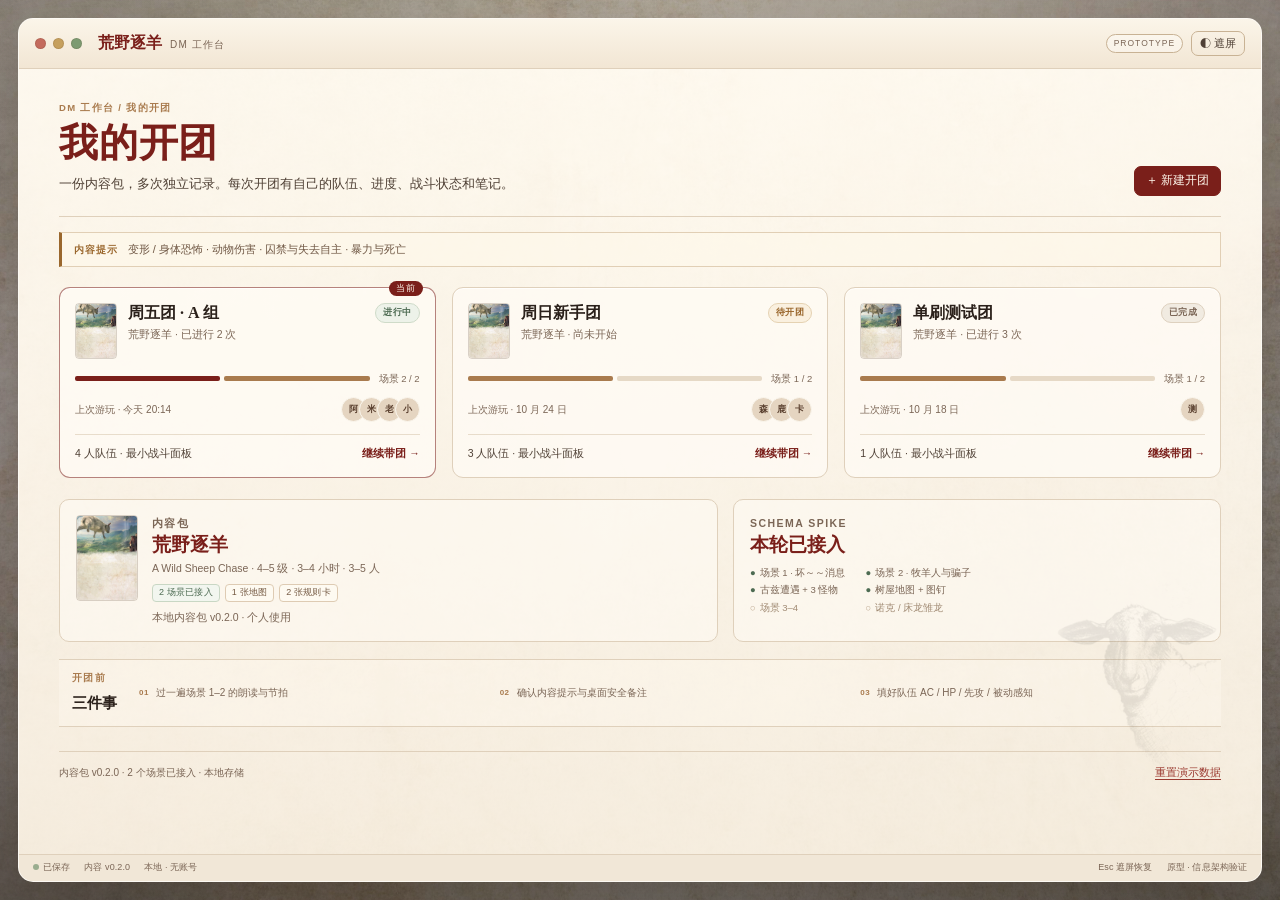
<file: prototype/index.html>
<!DOCTYPE html>
<html lang="zh-CN">
<head>
  <meta charset="utf-8">
  <meta name="viewport" content="width=device-width, initial-scale=1">
  <title>荒野逐羊 · DM 工作台原型</title>
  <link rel="stylesheet" href="styles.css">
</head>
<body>
  <div id="app" class="app-window" aria-label="荒野逐羊 DM 工作台原型"></div>
  <div id="overlay-root"></div>
  <div id="toast" class="toast" role="status"></div>
  <script src="app.js"></script>
</body>
</html>
</file>
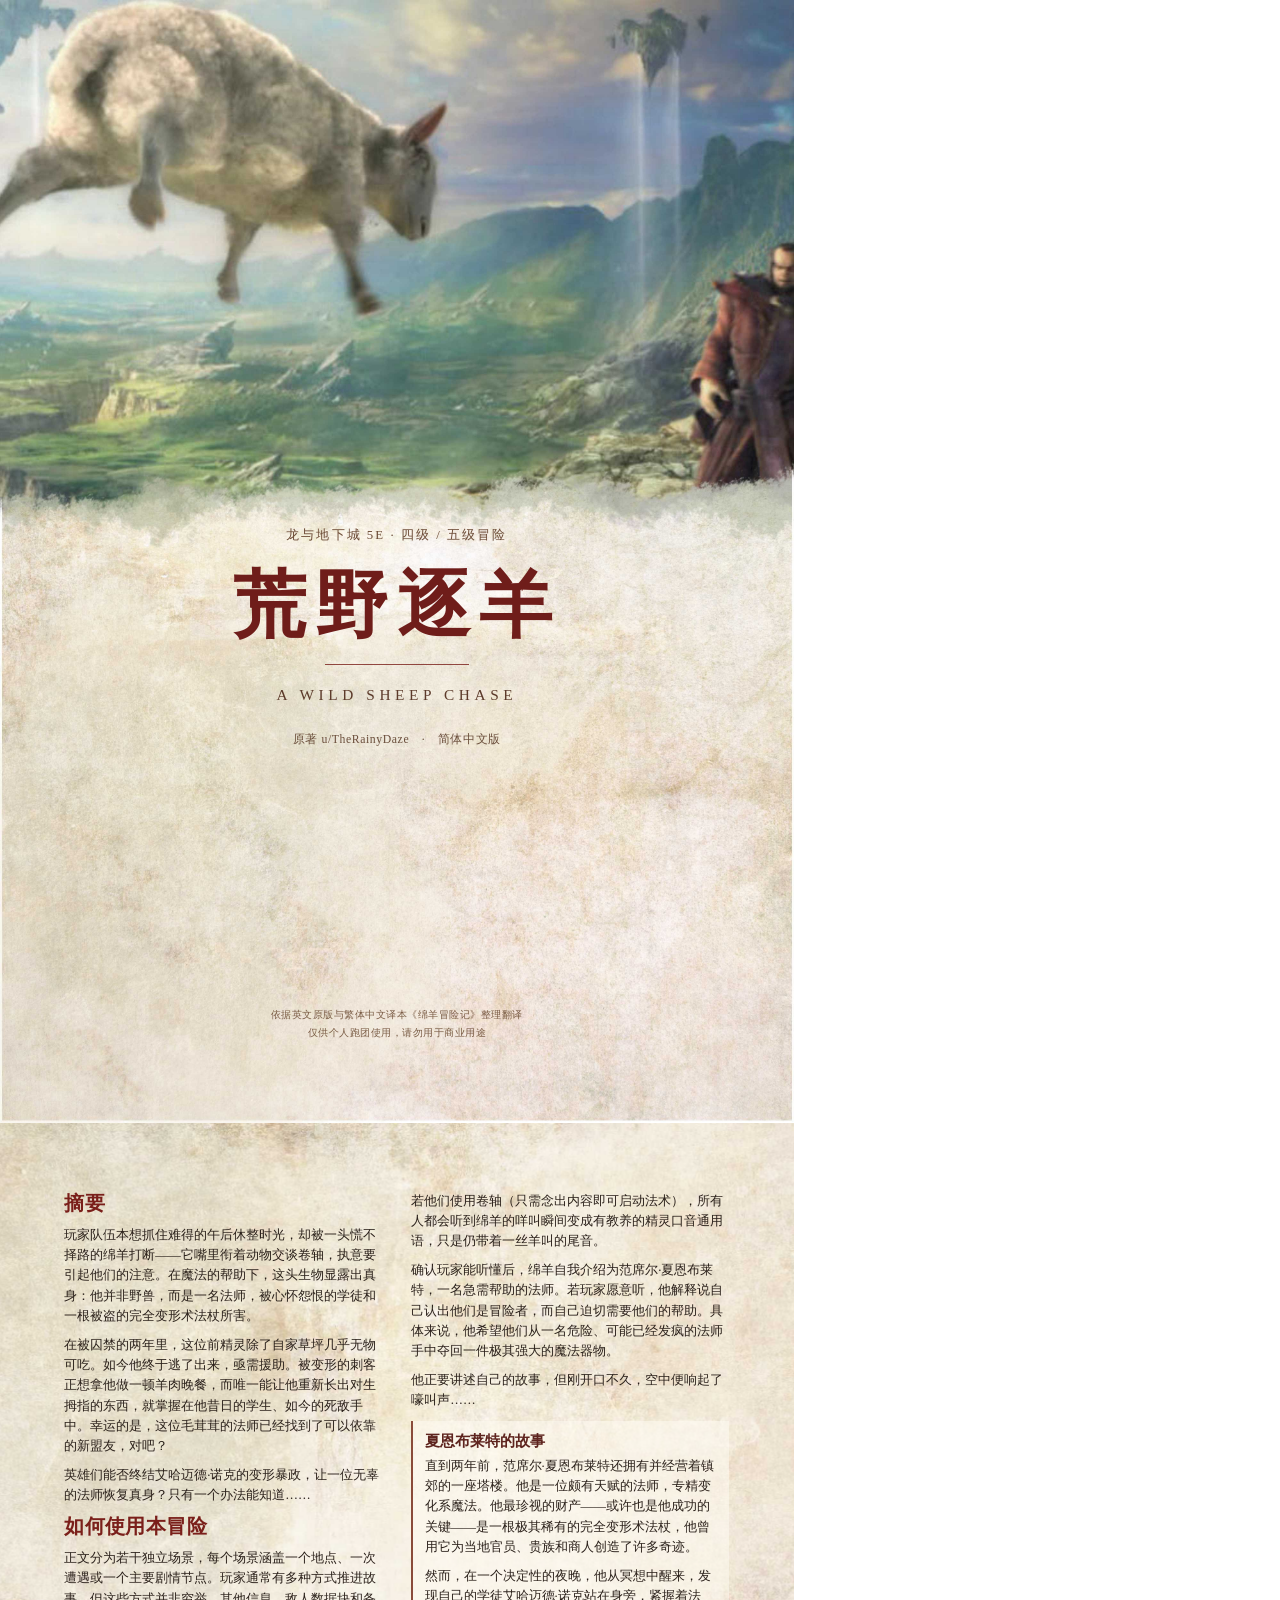
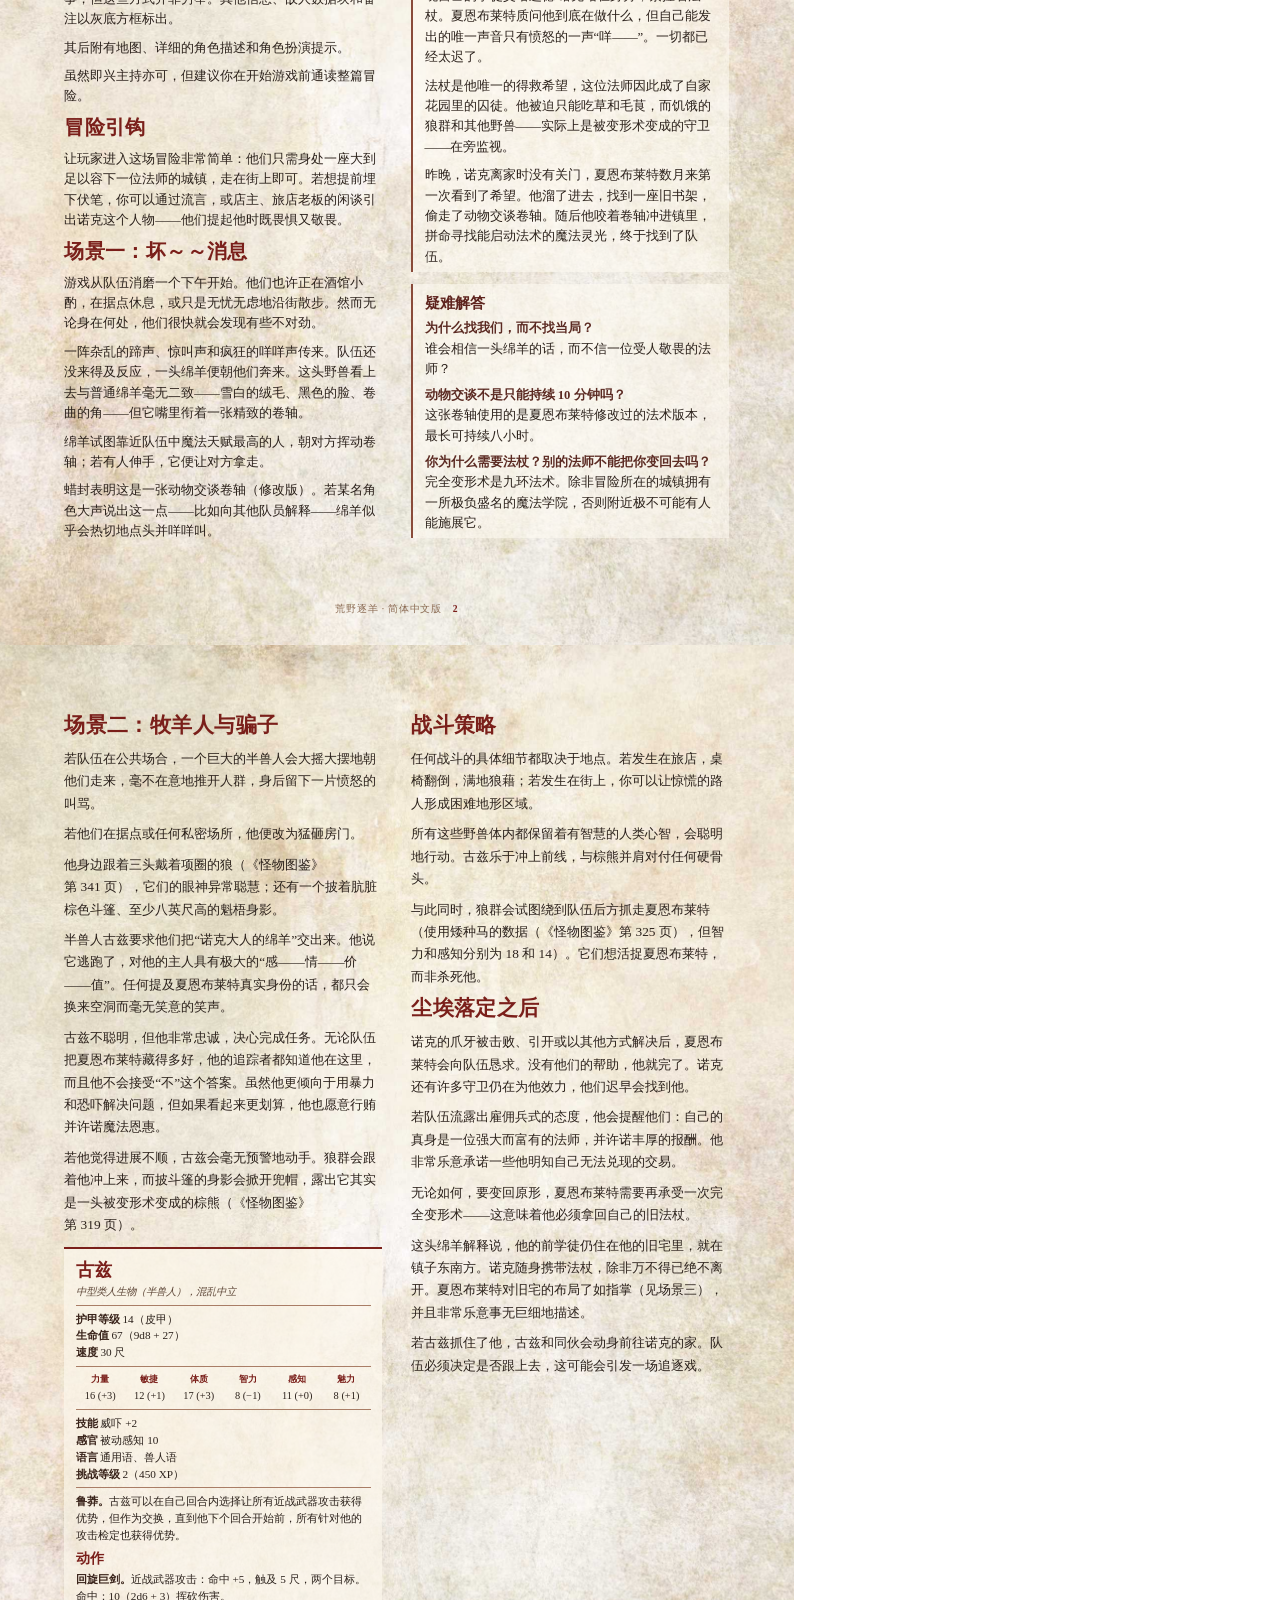
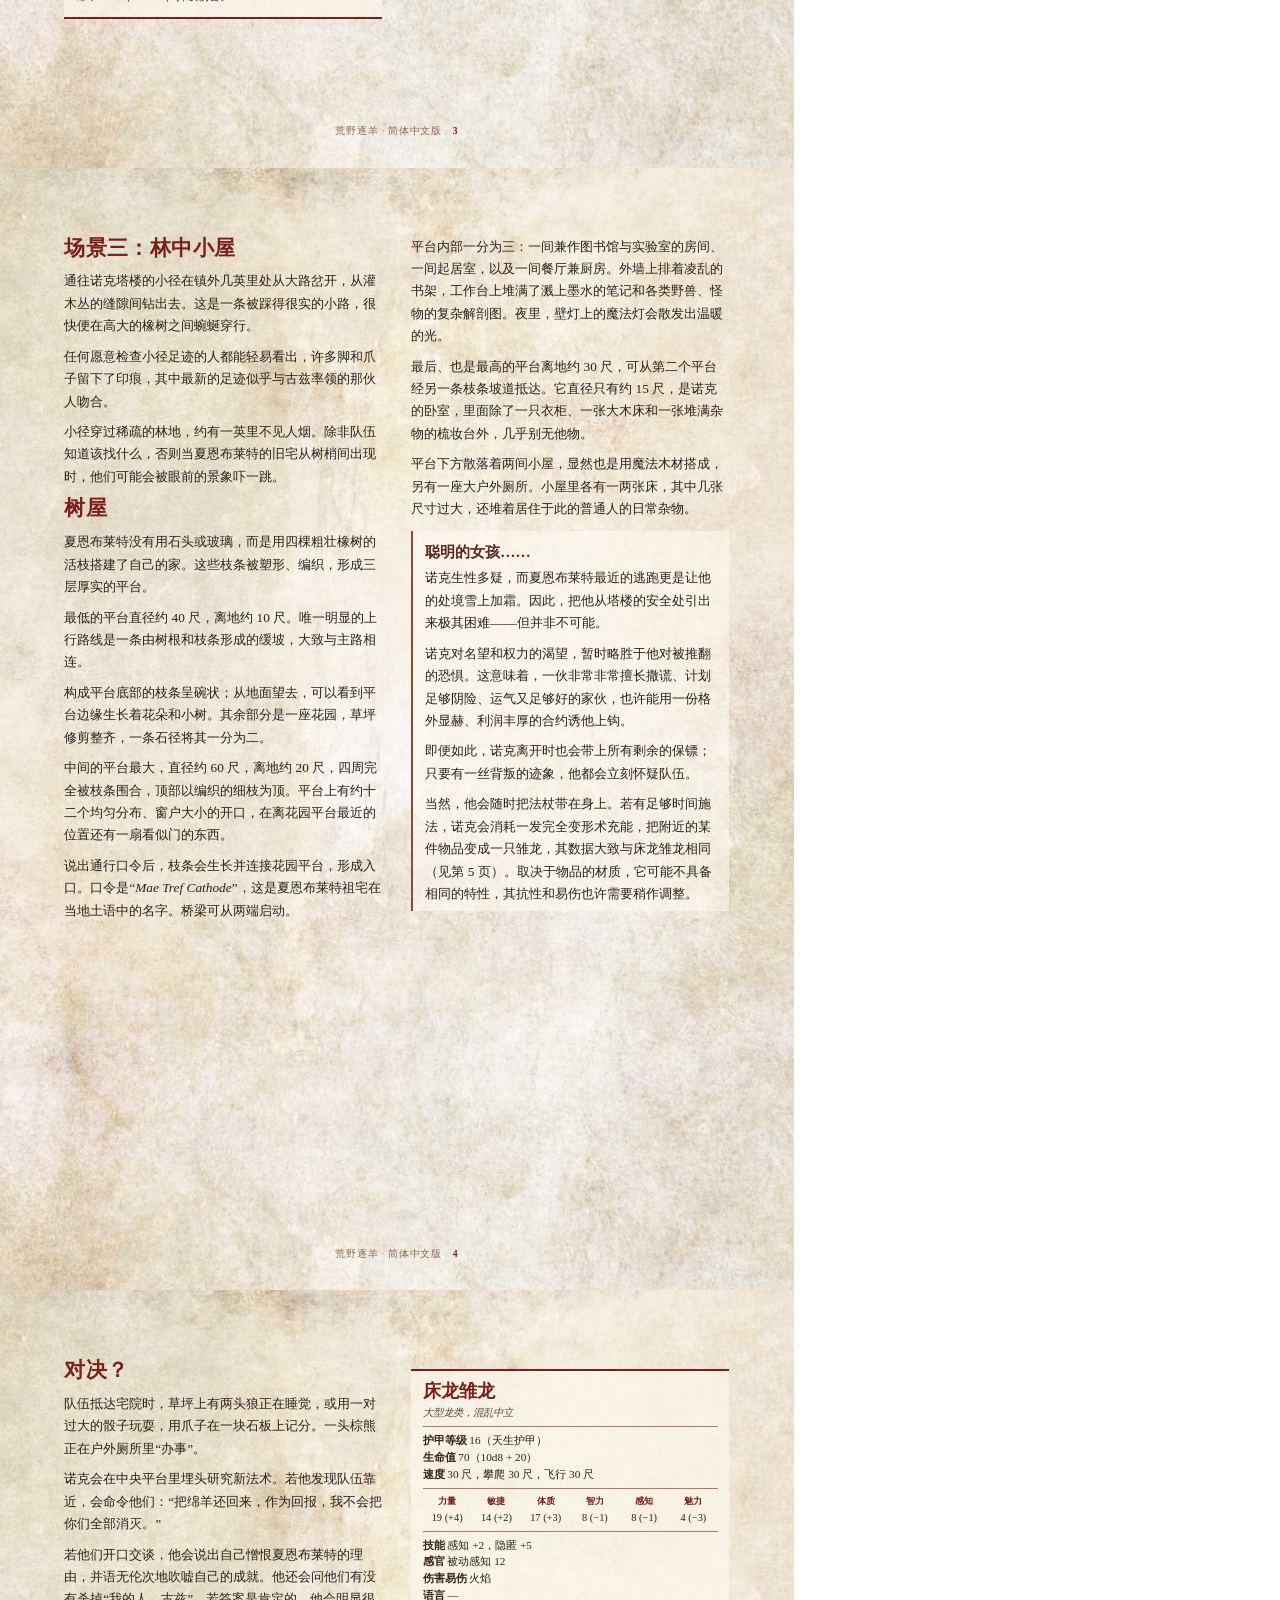
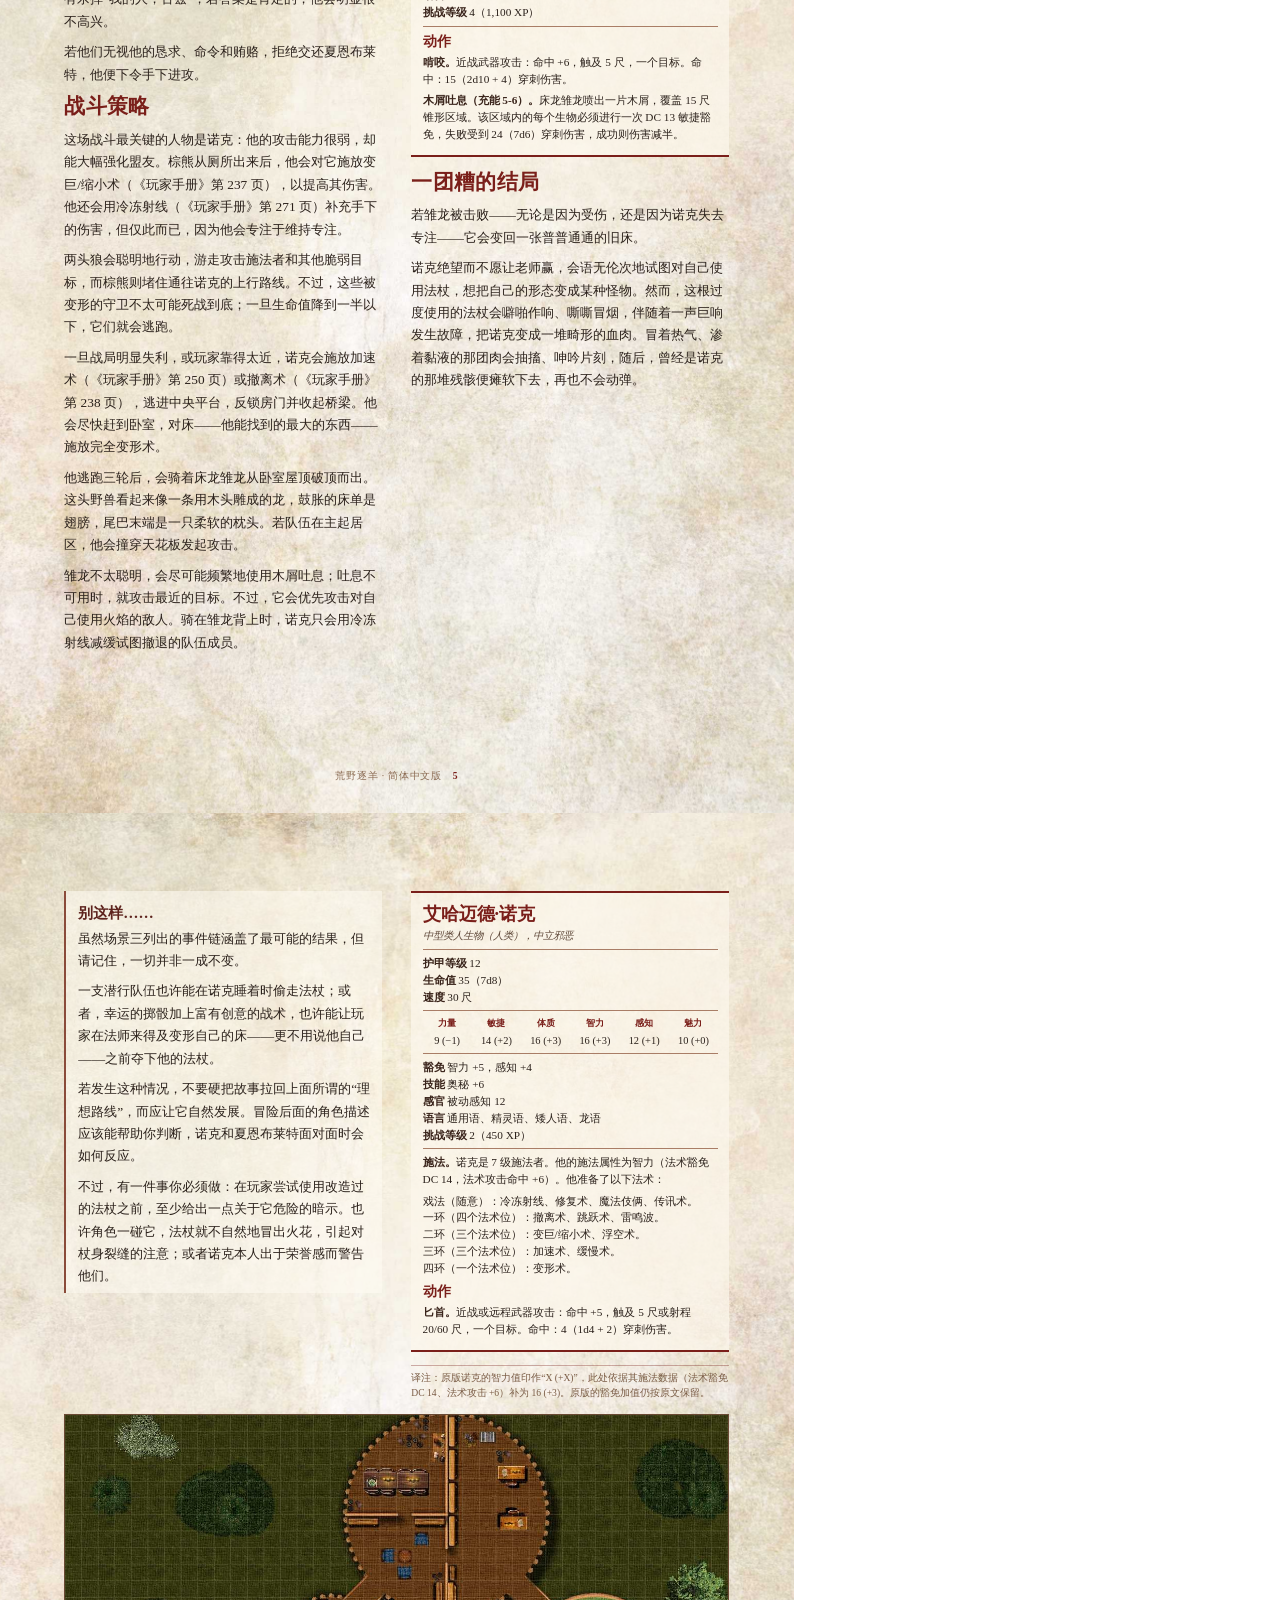
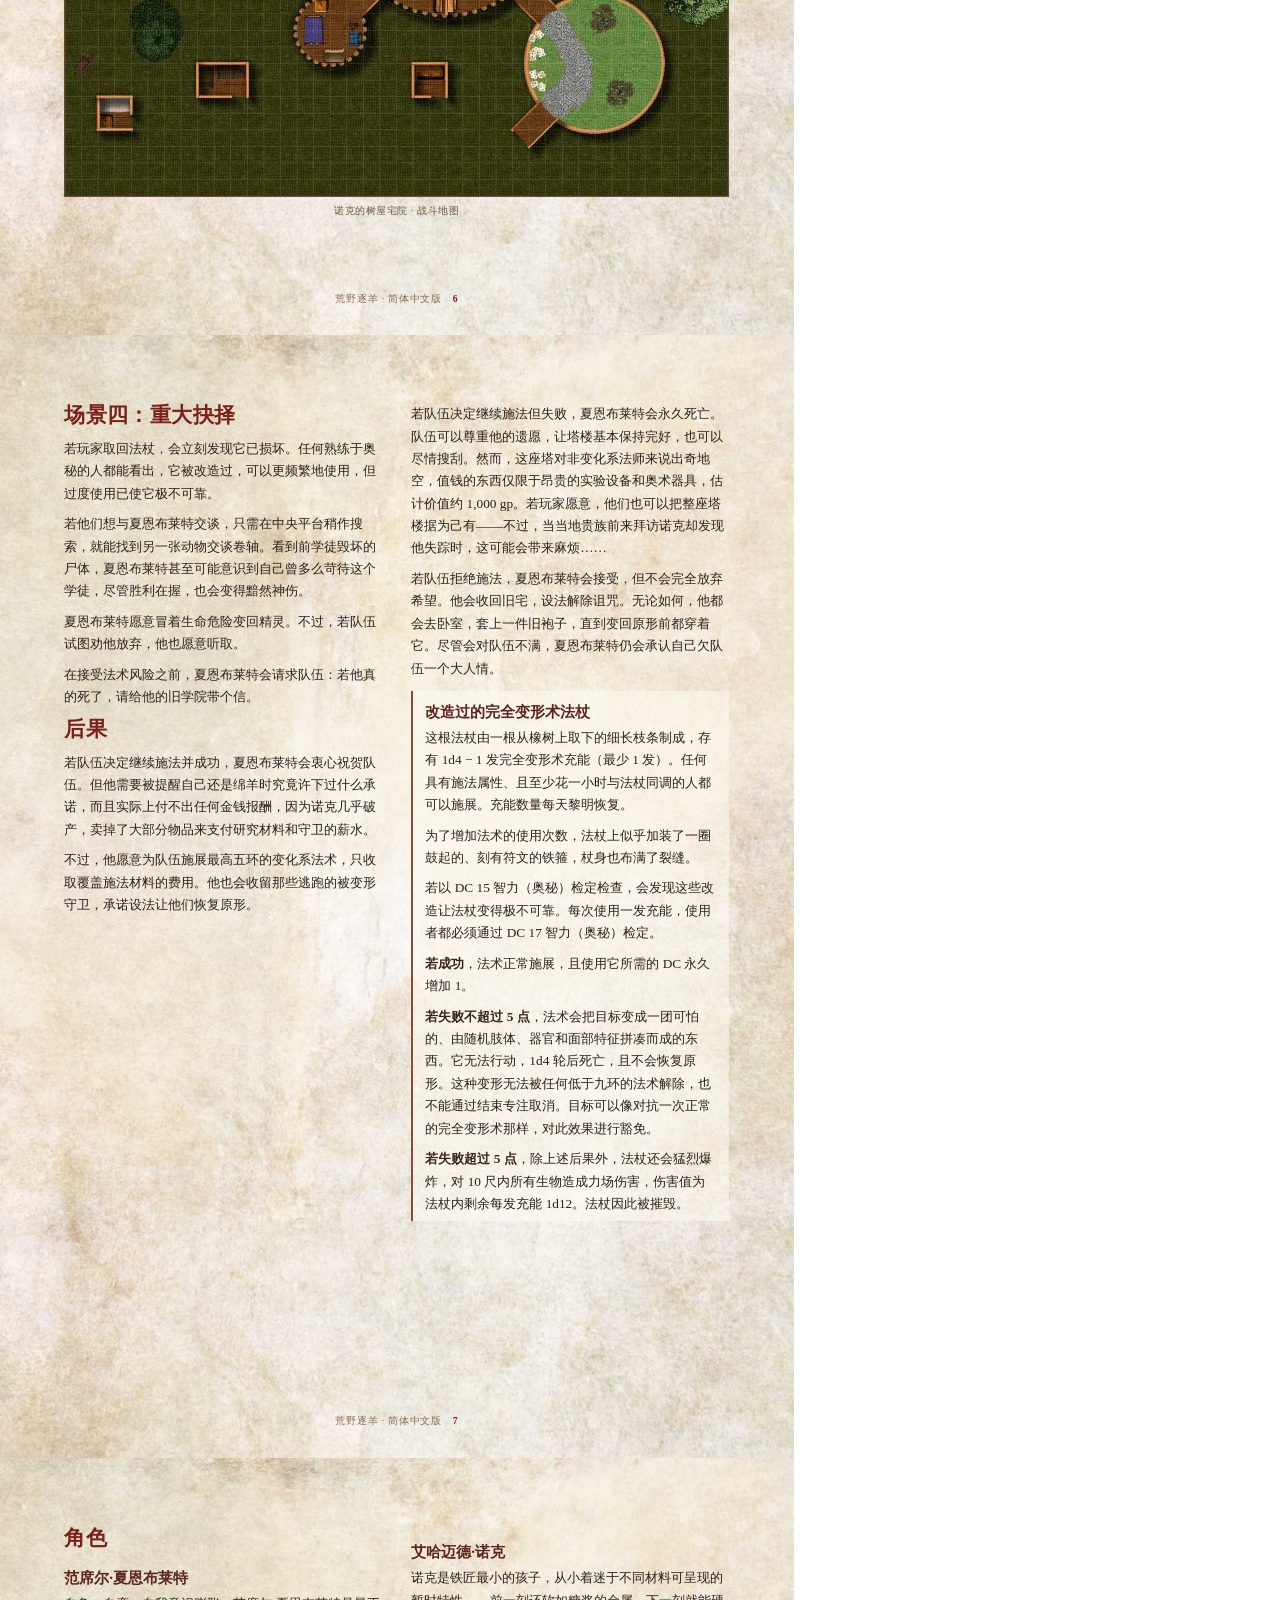
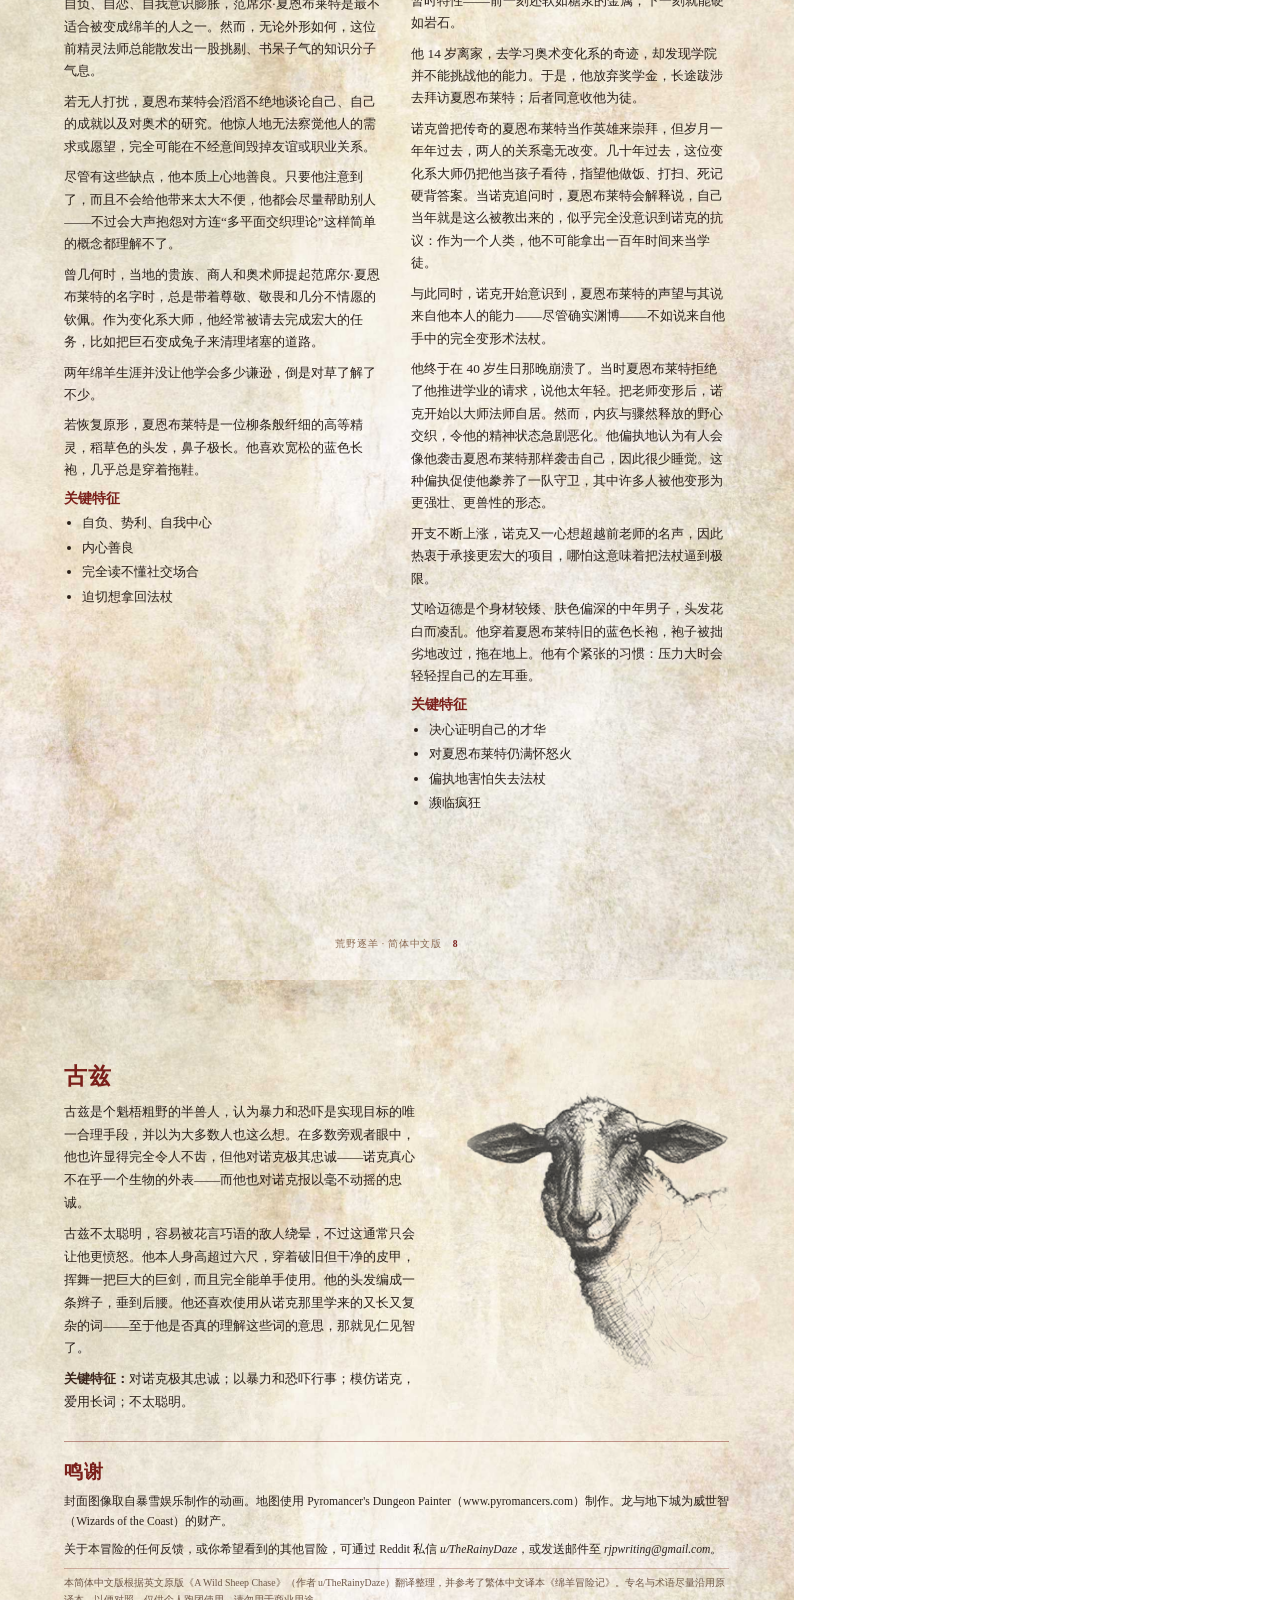
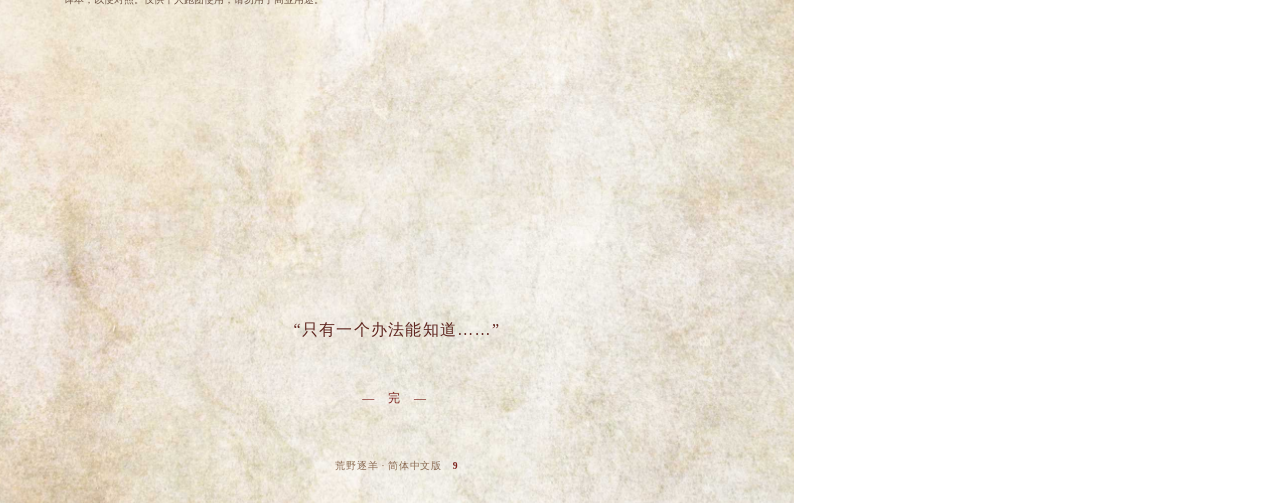
<file: source/adventure-zh-cn.html>
<!DOCTYPE html>
<html lang="zh-CN">
<head>
<meta charset="utf-8">
<title>荒野逐羊：A Wild Sheep Chase 简体中文版</title>
<meta name="author" content="u/TheRainyDaze（原著）；简体中文翻译整理">
<meta name="description" content="龙与地下城 5E 四级/五级冒险《荒野逐羊》简体中文版，供 DM 备团使用。">
<style>
@page { size: A4; margin: 0; }
:root {
  --ink: #2b211b;
  --red: #7a1f1a;
  --muted: #6f5747;
  --rule: #a97d66;
}
* { box-sizing: border-box; }
html, body { margin: 0; padding: 0; }
body {
  font-family: "Songti SC", "STSong", "Noto Serif CJK SC", serif;
  color: var(--ink);
  font-size: 10pt;
  line-height: 1.68;
}
.page {
  position: relative;
  width: 210mm;
  height: 297mm;
  padding: 18mm 17mm 16mm;
  background: #f5eddd url("assets/parchment.jpg") center / cover no-repeat;
  page-break-after: always;
  overflow: hidden;
}
.page:last-child { page-break-after: auto; }
.page.tight { font-size: 9.55pt; line-height: 1.60; }
.page.tight h2 { font-size: 15pt; }
.page.tight .box { padding: 2.5mm 3mm 1.2mm; }
.spread { position: relative; }
.spread::after { content: ""; display: block; clear: both; }
.col { float: left; width: 84.2mm; }
.col.right { float: right; }
p { margin: 0 0 2.15mm; text-align: left; }
p.tight { margin-bottom: 1.1mm; }
strong { font-weight: 700; color: #3a241b; }
em { font-style: italic; }
h2 {
  font-size: 15.5pt;
  line-height: 1.25;
  font-weight: 700;
  color: var(--red);
  margin: 0 0 2.4mm;
  letter-spacing: 0.02em;
  break-after: avoid;
}
h3 {
  font-size: 11.4pt;
  line-height: 1.35;
  font-weight: 700;
  color: #5e241e;
  margin: 4.4mm 0 1.2mm;
  break-after: avoid;
}
h4 {
  font-size: 10.2pt;
  line-height: 1.35;
  font-weight: 700;
  color: var(--red);
  margin: 2.3mm 0 1mm;
  break-after: avoid;
}
ul { margin: 1mm 0 2mm; padding-left: 4.6mm; }
li { margin: 0 0 0.55mm; }
.box {
  background: rgba(255, 251, 242, 0.55);
  border-left: 2.2pt solid #8a4b3a;
  padding: 3mm 3.2mm 1.4mm;
  margin: 2.8mm 0 3.2mm;
  break-inside: avoid;
}
.box h3 { margin-top: 0; }
.box p:last-child { margin-bottom: 0; }
.qa p { margin-bottom: 1.5mm; }
.qa p strong { color: #5b2a22; }
.stat {
  background: rgba(252, 247, 236, 0.72);
  border-top: 1.6pt solid var(--red);
  border-bottom: 1.6pt solid var(--red);
  padding: 2.6mm 3mm 2mm;
  margin: 2.8mm 0 3.4mm;
  font-size: 8.45pt;
  line-height: 1.5;
  break-inside: avoid;
}
.stat h3 {
  font-size: 13.6pt;
  line-height: 1.25;
  margin: 0 0 0.6mm;
  color: var(--red);
}
.stat .sub {
  font-size: 7.8pt;
  font-style: italic;
  color: #5d4637;
  margin-bottom: 1.4mm;
}
.stat .rule { border-top: 0.6pt solid var(--rule); margin: 1.3mm 0; }
.stat p { margin: 0 0 1.15mm; }
.stat .abilities {
  width: 100%;
  border-collapse: collapse;
  table-layout: fixed;
  margin: 0.9mm 0 0.2mm;
}
.stat .abilities th {
  font-size: 7.1pt;
  font-weight: 700;
  color: var(--red);
  text-align: center;
  padding: 0 0 0.6mm;
  border: none;
}
.stat .abilities td {
  font-size: 7.8pt;
  text-align: center;
  padding: 0;
  border: none;
}
.stat h4 { margin: 1.6mm 0 0.7mm; }
.map-block { margin-top: 3.4mm; break-inside: avoid; }
.map-block img {
  display: block;
  width: 100%;
  height: auto;
  border: 0.8pt solid #6b4a35;
}
.caption {
  font-size: 7.8pt;
  color: var(--muted);
  text-align: center;
  letter-spacing: 0.05em;
  margin-top: 1.3mm;
}
.note {
  font-size: 7.2pt;
  line-height: 1.55;
  color: #7a5c45;
  border-top: 0.5pt solid rgba(122, 31, 26, 0.35);
  padding-top: 1.5mm;
  margin-top: 2.2mm;
}
.folio {
  position: absolute;
  left: 17mm;
  right: 17mm;
  bottom: 7.5mm;
  text-align: center;
  font-size: 7.2pt;
  letter-spacing: 0.08em;
  color: #8a6a52;
}
.folio .num { color: var(--red); font-weight: 700; }
.cover {
  padding: 0;
  background: #f5eddd url("assets/cover.jpg") center / 100% 100% no-repeat;
}
.cover-title {
  position: absolute;
  top: 139mm;
  left: 17mm;
  right: 17mm;
  text-align: center;
}
.cover .kicker {
  font-size: 9.6pt;
  letter-spacing: 0.16em;
  color: #6b4a35;
  margin-bottom: 5mm;
}
.cover h1 {
  font-size: 55pt;
  line-height: 1.08;
  font-weight: 700;
  letter-spacing: 0.12em;
  color: #6f1d1a;
  margin: 0;
}
.cover .rule {
  width: 38mm;
  height: 0.7pt;
  background: #7a1f1a;
  margin: 5mm auto 4.5mm;
  opacity: 0.8;
}
.cover .en {
  font-size: 11.5pt;
  letter-spacing: 0.30em;
  color: #5c3a2a;
  margin-bottom: 2.2mm;
}
.cover .byline {
  font-size: 8.8pt;
  letter-spacing: 0.05em;
  color: #6b4f3c;
  margin-top: 6mm;
}
.cover-note {
  position: absolute;
  left: 22mm;
  right: 22mm;
  bottom: 21mm;
  text-align: center;
  font-size: 7.6pt;
  line-height: 1.85;
  letter-spacing: 0.05em;
  color: #7a5c45;
}
.credits-wide {
  clear: both;
  border-top: 0.7pt solid rgba(122, 31, 26, 0.45);
  margin-top: 3mm;
  padding-top: 2.2mm;
  font-size: 7.8pt;
  line-height: 1.65;
}
.credits-wide h2 { margin: 0 0 1.8mm; }
.sheep {
  float: right;
  width: 52mm;
  margin: 0 0 2mm 5mm;
}
.endnote {
  clear: both;
  border-top: 0.5pt solid rgba(122, 31, 26, 0.30);
  margin-top: 2.2mm;
  padding-top: 1.8mm;
  font-size: 7.4pt;
  line-height: 1.65;
  color: #6f5747;
}

.closing { padding-top: 22mm; }
.closing .sheep-big {
  float: right;
  width: 72mm;
  margin: -3mm 0 4mm 8mm;
}
.closing h2 { font-size: 17pt; }
.closing p { font-size: 9.8pt; line-height: 1.75; }
.closing-rule {
  clear: both;
  border-top: 0.7pt solid rgba(122, 31, 26, 0.45);
  margin: 7mm 0 5mm;
}
.closing-bottom h2 { font-size: 14.5pt; margin-bottom: 2mm; }
.closing-bottom p { font-size: 8.7pt; line-height: 1.7; }
.epigraph {
  position: absolute;
  left: 17mm;
  right: 17mm;
  bottom: 42mm;
  text-align: center;
  font-size: 12pt;
  letter-spacing: 0.08em;
  color: #5e241e;
}
.fin {
  position: absolute;
  left: 17mm;
  right: 17mm;
  bottom: 25mm;
  text-align: center;
  font-size: 9pt;
  letter-spacing: 0.45em;
  color: var(--red);
}

</style>
</head>
<body>

<!-- ============ 1 封面 ============ -->
<section class="page cover">
  <div class="cover-title">
    <div class="kicker">龙与地下城 5E · 四级 / 五级冒险</div>
    <h1>荒野逐羊</h1>
    <div class="rule"></div>
    <div class="en">A WILD SHEEP CHASE</div>
    <div class="byline">原著 u/TheRainyDaze　·　简体中文版</div>
  </div>
  <div class="cover-note">
    依据英文原版与繁体中文译本《绵羊冒险记》整理翻译<br>
    仅供个人跑团使用，请勿用于商业用途
  </div>
</section>

<!-- ============ 2 摘要 / 场景一 ============ -->
<section class="page tight">
  <div class="spread">
    <div class="col">
      <h2>摘要</h2>
      <p>玩家队伍本想抓住难得的午后休整时光，却被一头慌不择路的绵羊打断——它嘴里衔着动物交谈卷轴，执意要引起他们的注意。在魔法的帮助下，这头生物显露出真身：他并非野兽，而是一名法师，被心怀怨恨的学徒和一根被盗的完全变形术法杖所害。</p>
      <p>在被囚禁的两年里，这位前精灵除了自家草坪几乎无物可吃。如今他终于逃了出来，亟需援助。被变形的刺客正想拿他做一顿羊肉晚餐，而唯一能让他重新长出对生拇指的东西，就掌握在他昔日的学生、如今的死敌手中。幸运的是，这位毛茸茸的法师已经找到了可以依靠的新盟友，对吧？</p>
      <p>英雄们能否终结艾哈迈德·诺克的变形暴政，让一位无辜的法师恢复真身？只有一个办法能知道……</p>

      <h2>如何使用本冒险</h2>
      <p>正文分为若干独立场景，每个场景涵盖一个地点、一次遭遇或一个主要剧情节点。玩家通常有多种方式推进故事，但这些方式并非穷举。其他信息、敌人数据块和备注以灰底方框标出。</p>
      <p>其后附有地图、详细的角色描述和角色扮演提示。</p>
      <p>虽然即兴主持亦可，但建议你在开始游戏前通读整篇冒险。</p>

      <h2>冒险引钩</h2>
      <p>让玩家进入这场冒险非常简单：他们只需身处一座大到足以容下一位法师的城镇，走在街上即可。若想提前埋下伏笔，你可以通过流言，或店主、旅店老板的闲谈引出诺克这个人物——他们提起他时既畏惧又敬畏。</p>

      <h2>场景一：坏～～消息</h2>
      <p>游戏从队伍消磨一个下午开始。他们也许正在酒馆小酌，在据点休息，或只是无忧无虑地沿街散步。然而无论身在何处，他们很快就会发现有些不对劲。</p>
      <p>一阵杂乱的蹄声、惊叫声和疯狂的咩咩声传来。队伍还没来得及反应，一头绵羊便朝他们奔来。这头野兽看上去与普通绵羊毫无二致——雪白的绒毛、黑色的脸、卷曲的角——但它嘴里衔着一张精致的卷轴。</p>
      <p>绵羊试图靠近队伍中魔法天赋最高的人，朝对方挥动卷轴；若有人伸手，它便让对方拿走。</p>
      <p>蜡封表明这是一张动物交谈卷轴（修改版）。若某名角色大声说出这一点——比如向其他队员解释——绵羊似乎会热切地点头并咩咩叫。</p>
    </div>

    <div class="col right">
      <p>若他们使用卷轴（只需念出内容即可启动法术），所有人都会听到绵羊的咩叫瞬间变成有教养的精灵口音通用语，只是仍带着一丝羊叫的尾音。</p>
      <p>确认玩家能听懂后，绵羊自我介绍为范席尔·夏恩布莱特，一名急需帮助的法师。若玩家愿意听，他解释说自己认出他们是冒险者，而自己迫切需要他们的帮助。具体来说，他希望他们从一名危险、可能已经发疯的法师手中夺回一件极其强大的魔法器物。</p>
      <p>他正要讲述自己的故事，但刚开口不久，空中便响起了嚎叫声……</p>

      <div class="box">
        <h3>夏恩布莱特的故事</h3>
        <p>直到两年前，范席尔·夏恩布莱特还拥有并经营着镇郊的一座塔楼。他是一位颇有天赋的法师，专精变化系魔法。他最珍视的财产——或许也是他成功的关键——是一根极其稀有的完全变形术法杖，他曾用它为当地官员、贵族和商人创造了许多奇迹。</p>
        <p>然而，在一个决定性的夜晚，他从冥想中醒来，发现自己的学徒艾哈迈德·诺克站在身旁，紧握着法杖。夏恩布莱特质问他到底在做什么，但自己能发出的唯一声音只有愤怒的一声“咩——”。一切都已经太迟了。</p>
        <p>法杖是他唯一的得救希望，这位法师因此成了自家花园里的囚徒。他被迫只能吃草和毛茛，而饥饿的狼群和其他野兽——实际上是被变形术变成的守卫——在旁监视。</p>
        <p>昨晚，诺克离家时没有关门，夏恩布莱特数月来第一次看到了希望。他溜了进去，找到一座旧书架，偷走了动物交谈卷轴。随后他咬着卷轴冲进镇里，拼命寻找能启动法术的魔法灵光，终于找到了队伍。</p>
      </div>

      <div class="box qa">
        <h3>疑难解答</h3>
        <p><strong>为什么找我们，而不找当局？</strong><br>谁会相信一头绵羊的话，而不信一位受人敬畏的法师？</p>
        <p><strong>动物交谈不是只能持续 10 分钟吗？</strong><br>这张卷轴使用的是夏恩布莱特修改过的法术版本，最长可持续八小时。</p>
        <p><strong>你为什么需要法杖？别的法师不能把你变回去吗？</strong><br>完全变形术是九环法术。除非冒险所在的城镇拥有一所极负盛名的魔法学院，否则附近极不可能有人能施展它。</p>
      </div>
    </div>
  </div>
  <div class="folio">荒野逐羊 · 简体中文版　<span class="num">2</span></div>
</section>

<!-- ============ 3 场景二 ============ -->
<section class="page">
  <div class="spread">
    <div class="col">
      <h2>场景二：牧羊人与骗子</h2>
      <p>若队伍在公共场合，一个巨大的半兽人会大摇大摆地朝他们走来，毫不在意地推开人群，身后留下一片愤怒的叫骂。</p>
      <p>若他们在据点或任何私密场所，他便改为猛砸房门。</p>
      <p>他身边跟着三头戴着项圈的狼（《怪物图鉴》第&nbsp;341&nbsp;页），它们的眼神异常聪慧；还有一个披着肮脏棕色斗篷、至少八英尺高的魁梧身影。</p>
      <p>半兽人古兹要求他们把“诺克大人的绵羊”交出来。他说它逃跑了，对他的主人具有极大的“感——情——价——值”。任何提及夏恩布莱特真实身份的话，都只会换来空洞而毫无笑意的笑声。</p>
      <p>古兹不聪明，但他非常忠诚，决心完成任务。无论队伍把夏恩布莱特藏得多好，他的追踪者都知道他在这里，而且他不会接受“不”这个答案。虽然他更倾向于用暴力和恐吓解决问题，但如果看起来更划算，他也愿意行贿并许诺魔法恩惠。</p>
      <p>若他觉得进展不顺，古兹会毫无预警地动手。狼群会跟着他冲上来，而披斗篷的身影会掀开兜帽，露出它其实是一头被变形术变成的棕熊（《怪物图鉴》第&nbsp;319&nbsp;页）。</p>

      <div class="stat">
        <h3>古兹</h3>
        <div class="sub">中型类人生物（半兽人），混乱中立</div>
        <div class="rule"></div>
        <p><strong>护甲等级</strong> 14（皮甲）<br>
        <strong>生命值</strong> 67（9d8 + 27）<br>
        <strong>速度</strong> 30 尺</p>
        <div class="rule"></div>
        <table class="abilities">
          <tr><th>力量</th><th>敏捷</th><th>体质</th><th>智力</th><th>感知</th><th>魅力</th></tr>
          <tr><td>16 (+3)</td><td>12 (+1)</td><td>17 (+3)</td><td>8 (−1)</td><td>11 (+0)</td><td>8 (+1)</td></tr>
        </table>
        <div class="rule"></div>
        <p><strong>技能</strong> 威吓 +2<br>
        <strong>感官</strong> 被动感知 10<br>
        <strong>语言</strong> 通用语、兽人语<br>
        <strong>挑战等级</strong> 2（450 XP）</p>
        <div class="rule"></div>
        <p><strong>鲁莽。</strong>古兹可以在自己回合内选择让所有近战武器攻击获得优势，但作为交换，直到他下个回合开始前，所有针对他的攻击检定也获得优势。</p>
        <h4>动作</h4>
        <p><strong>回旋巨剑。</strong>近战武器攻击：命中 +5，触及 5 尺，两个目标。命中：10（2d6 + 3）挥砍伤害。</p>
      </div>
    </div>

    <div class="col right">
      <h2>战斗策略</h2>
      <p>任何战斗的具体细节都取决于地点。若发生在旅店，桌椅翻倒，满地狼藉；若发生在街上，你可以让惊慌的路人形成困难地形区域。</p>
      <p>所有这些野兽体内都保留着有智慧的人类心智，会聪明地行动。古兹乐于冲上前线，与棕熊并肩对付任何硬骨头。</p>
      <p>与此同时，狼群会试图绕到队伍后方抓走夏恩布莱特（使用矮种马的数据（《怪物图鉴》第&nbsp;325&nbsp;页），但智力和感知分别为 18 和 14）。它们想活捉夏恩布莱特，而非杀死他。</p>

      <h2>尘埃落定之后</h2>
      <p>诺克的爪牙被击败、引开或以其他方式解决后，夏恩布莱特会向队伍恳求。没有他们的帮助，他就完了。诺克还有许多守卫仍在为他效力，他们迟早会找到他。</p>
      <p>若队伍流露出雇佣兵式的态度，他会提醒他们：自己的真身是一位强大而富有的法师，并许诺丰厚的报酬。他非常乐意承诺一些他明知自己无法兑现的交易。</p>
      <p>无论如何，要变回原形，夏恩布莱特需要再承受一次完全变形术——这意味着他必须拿回自己的旧法杖。</p>
      <p>这头绵羊解释说，他的前学徒仍住在他的旧宅里，就在镇子东南方。诺克随身携带法杖，除非万不得已绝不离开。夏恩布莱特对旧宅的布局了如指掌（见场景三），并且非常乐意事无巨细地描述。</p>
      <p>若古兹抓住了他，古兹和同伙会动身前往诺克的家。队伍必须决定是否跟上去，这可能会引发一场追逐戏。</p>
    </div>
  </div>
  <div class="folio">荒野逐羊 · 简体中文版　<span class="num">3</span></div>
</section>

<!-- ============ 4 场景三 / 对决 ============ -->
<section class="page">
  <div class="spread">
    <div class="col">
      <h2>场景三：林中小屋</h2>
      <p>通往诺克塔楼的小径在镇外几英里处从大路岔开，从灌木丛的缝隙间钻出去。这是一条被踩得很实的小路，很快便在高大的橡树之间蜿蜒穿行。</p>
      <p>任何愿意检查小径足迹的人都能轻易看出，许多脚和爪子留下了印痕，其中最新的足迹似乎与古兹率领的那伙人吻合。</p>
      <p>小径穿过稀疏的林地，约有一英里不见人烟。除非队伍知道该找什么，否则当夏恩布莱特的旧宅从树梢间出现时，他们可能会被眼前的景象吓一跳。</p>

      <h2>树屋</h2>
      <p>夏恩布莱特没有用石头或玻璃，而是用四棵粗壮橡树的活枝搭建了自己的家。这些枝条被塑形、编织，形成三层厚实的平台。</p>
      <p>最低的平台直径约 40 尺，离地约 10 尺。唯一明显的上行路线是一条由树根和枝条形成的缓坡，大致与主路相连。</p>
      <p>构成平台底部的枝条呈碗状；从地面望去，可以看到平台边缘生长着花朵和小树。其余部分是一座花园，草坪修剪整齐，一条石径将其一分为二。</p>
      <p>中间的平台最大，直径约 60 尺，离地约 20 尺，四周完全被枝条围合，顶部以编织的细枝为顶。平台上有约十二个均匀分布、窗户大小的开口，在离花园平台最近的位置还有一扇看似门的东西。</p>
      <p>说出通行口令后，枝条会生长并连接花园平台，形成入口。口令是“<em>Mae Tref Cathode</em>”，这是夏恩布莱特祖宅在当地土语中的名字。桥梁可从两端启动。</p>
    </div>

    <div class="col right">
      <p>平台内部一分为三：一间兼作图书馆与实验室的房间、一间起居室，以及一间餐厅兼厨房。外墙上排着凌乱的书架，工作台上堆满了溅上墨水的笔记和各类野兽、怪物的复杂解剖图。夜里，壁灯上的魔法灯会散发出温暖的光。</p>
      <p>最后、也是最高的平台离地约 30 尺，可从第二个平台经另一条枝条坡道抵达。它直径只有约 15 尺，是诺克的卧室，里面除了一只衣柜、一张大木床和一张堆满杂物的梳妆台外，几乎别无他物。</p>
      <p>平台下方散落着两间小屋，显然也是用魔法木材搭成，另有一座大户外厕所。小屋里各有一两张床，其中几张尺寸过大，还堆着居住于此的普通人的日常杂物。</p>

      <div class="box">
        <h3>聪明的女孩……</h3>
        <p>诺克生性多疑，而夏恩布莱特最近的逃跑更是让他的处境雪上加霜。因此，把他从塔楼的安全处引出来极其困难——但并非不可能。</p>
        <p>诺克对名望和权力的渴望，暂时略胜于他对被推翻的恐惧。这意味着，一伙非常非常擅长撒谎、计划足够阴险、运气又足够好的家伙，也许能用一份格外显赫、利润丰厚的合约诱他上钩。</p>
        <p>即便如此，诺克离开时也会带上所有剩余的保镖；只要有一丝背叛的迹象，他都会立刻怀疑队伍。</p>
        <p>当然，他会随时把法杖带在身上。若有足够时间施法，诺克会消耗一发完全变形术充能，把附近的某件物品变成一只雏龙，其数据大致与床龙雏龙相同（见第&nbsp;5&nbsp;页）。取决于物品的材质，它可能不具备相同的特性，其抗性和易伤也许需要稍作调整。</p>
      </div>

    </div>
  </div>
  <div class="folio">荒野逐羊 · 简体中文版　<span class="num">4</span></div>
</section>

<!-- ============ 5 战斗 ============ -->
<section class="page">
  <div class="spread">
    <div class="col">
      <h2>对决？</h2>
      <p>队伍抵达宅院时，草坪上有两头狼正在睡觉，或用一对过大的骰子玩耍，用爪子在一块石板上记分。一头棕熊正在户外厕所里“办事”。</p>
      <p>诺克会在中央平台里埋头研究新法术。若他发现队伍靠近，会命令他们：“把绵羊还回来，作为回报，我不会把你们全部消灭。”</p>
      <p>若他们开口交谈，他会说出自己憎恨夏恩布莱特的理由，并语无伦次地吹嘘自己的成就。他还会问他们有没有杀掉“我的人，古兹”，若答案是肯定的，他会明显很不高兴。</p>
      <p>若他们无视他的恳求、命令和贿赂，拒绝交还夏恩布莱特，他便下令手下进攻。</p>
      <h2>战斗策略</h2>
      <p>这场战斗最关键的人物是诺克：他的攻击能力很弱，却能大幅强化盟友。棕熊从厕所出来后，他会对它施放变巨/缩小术（《玩家手册》第&nbsp;237&nbsp;页），以提高其伤害。他还会用冷冻射线（《玩家手册》第&nbsp;271&nbsp;页）补充手下的伤害，但仅此而已，因为他会专注于维持专注。</p>
      <p>两头狼会聪明地行动，游走攻击施法者和其他脆弱目标，而棕熊则堵住通往诺克的上行路线。不过，这些被变形的守卫不太可能死战到底；一旦生命值降到一半以下，它们就会逃跑。</p>
      <p>一旦战局明显失利，或玩家靠得太近，诺克会施放加速术（《玩家手册》第&nbsp;250&nbsp;页）或撤离术（《玩家手册》第&nbsp;238&nbsp;页），逃进中央平台，反锁房门并收起桥梁。他会尽快赶到卧室，对床——他能找到的最大的东西——施放完全变形术。</p>
      <p>他逃跑三轮后，会骑着床龙雏龙从卧室屋顶破顶而出。这头野兽看起来像一条用木头雕成的龙，鼓胀的床单是翅膀，尾巴末端是一只柔软的枕头。若队伍在主起居区，他会撞穿天花板发起攻击。</p>
      <p>雏龙不太聪明，会尽可能频繁地使用木屑吐息；吐息不可用时，就攻击最近的目标。不过，它会优先攻击对自己使用火焰的敌人。骑在雏龙背上时，诺克只会用冷冻射线减缓试图撤退的队伍成员。</p>
    </div>

    <div class="col right">
      <div class="stat">
        <h3>床龙雏龙</h3>
        <div class="sub">大型龙类，混乱中立</div>
        <div class="rule"></div>
        <p><strong>护甲等级</strong> 16（天生护甲）<br>
        <strong>生命值</strong> 70（10d8 + 20）<br>
        <strong>速度</strong> 30 尺，攀爬 30 尺，飞行 30 尺</p>
        <div class="rule"></div>
        <table class="abilities">
          <tr><th>力量</th><th>敏捷</th><th>体质</th><th>智力</th><th>感知</th><th>魅力</th></tr>
          <tr><td>19 (+4)</td><td>14 (+2)</td><td>17 (+3)</td><td>8 (−1)</td><td>8 (−1)</td><td>4 (−3)</td></tr>
        </table>
        <div class="rule"></div>
        <p><strong>技能</strong> 感知 +2，隐匿 +5<br>
        <strong>感官</strong> 被动感知 12<br>
        <strong>伤害易伤</strong> 火焰<br>
        <strong>语言</strong> —<br>
        <strong>挑战等级</strong> 4（1,100 XP）</p>
        <div class="rule"></div>
        <h4>动作</h4>
        <p><strong>啃咬。</strong>近战武器攻击：命中 +6，触及 5 尺，一个目标。命中：15（2d10 + 4）穿刺伤害。</p>
        <p><strong>木屑吐息（充能 5-6）。</strong>床龙雏龙喷出一片木屑，覆盖 15 尺锥形区域。该区域内的每个生物必须进行一次 DC 13 敏捷豁免，失败受到 24（7d6）穿刺伤害，成功则伤害减半。</p>
      </div>


      <h2>一团糟的结局</h2>
      <p>若雏龙被击败——无论是因为受伤，还是因为诺克失去专注——它会变回一张普普通通的旧床。</p>
      <p>诺克绝望而不愿让老师赢，会语无伦次地试图对自己使用法杖，想把自己的形态变成某种怪物。然而，这根过度使用的法杖会噼啪作响、嘶嘶冒烟，伴随着一声巨响发生故障，把诺克变成一堆畸形的血肉。冒着热气、渗着黏液的那团肉会抽搐、呻吟片刻，随后，曾经是诺克的那堆残骸便瘫软下去，再也不会动弹。</p>
    </div>
  </div>
  <div class="folio">荒野逐羊 · 简体中文版　<span class="num">5</span></div>
</section>

<!-- ============ 6 诺克与地图 ============ -->
<section class="page">
  <div class="spread">
    <div class="col">
      <div class="box">
        <h3>别这样……</h3>
        <p>虽然场景三列出的事件链涵盖了最可能的结果，但请记住，一切并非一成不变。</p>
        <p>一支潜行队伍也许能在诺克睡着时偷走法杖；或者，幸运的掷骰加上富有创意的战术，也许能让玩家在法师来得及变形自己的床——更不用说他自己——之前夺下他的法杖。</p>
        <p>若发生这种情况，不要硬把故事拉回上面所谓的“理想路线”，而应让它自然发展。冒险后面的角色描述应该能帮助你判断，诺克和夏恩布莱特面对面时会如何反应。</p>
        <p>不过，有一件事你必须做：在玩家尝试使用改造过的法杖之前，至少给出一点关于它危险的暗示。也许角色一碰它，法杖就不自然地冒出火花，引起对杖身裂缝的注意；或者诺克本人出于荣誉感而警告他们。</p>
      </div>
    </div>

    <div class="col right">
      <div class="stat">
        <h3>艾哈迈德·诺克</h3>
        <div class="sub">中型类人生物（人类），中立邪恶</div>
        <div class="rule"></div>
        <p><strong>护甲等级</strong> 12<br>
        <strong>生命值</strong> 35（7d8）<br>
        <strong>速度</strong> 30 尺</p>
        <div class="rule"></div>
        <table class="abilities">
          <tr><th>力量</th><th>敏捷</th><th>体质</th><th>智力</th><th>感知</th><th>魅力</th></tr>
          <tr><td>9 (−1)</td><td>14 (+2)</td><td>16 (+3)</td><td>16 (+3)</td><td>12 (+1)</td><td>10 (+0)</td></tr>
        </table>
        <div class="rule"></div>
        <p><strong>豁免</strong> 智力 +5，感知 +4<br>
        <strong>技能</strong> 奥秘 +6<br>
        <strong>感官</strong> 被动感知 12<br>
        <strong>语言</strong> 通用语、精灵语、矮人语、龙语<br>
        <strong>挑战等级</strong> 2（450 XP）</p>
        <div class="rule"></div>
        <p><strong>施法。</strong>诺克是 7 级施法者。他的施法属性为智力（法术豁免 DC 14，法术攻击命中 +6）。他准备了以下法术：</p>
        <p>戏法（随意）：冷冻射线、修复术、魔法伎俩、传讯术。<br>
        一环（四个法术位）：撤离术、跳跃术、雷鸣波。<br>
        二环（三个法术位）：变巨/缩小术、浮空术。<br>
        三环（三个法术位）：加速术、缓慢术。<br>
        四环（一个法术位）：变形术。</p>
        <h4>动作</h4>
        <p><strong>匕首。</strong>近战或远程武器攻击：命中 +5，触及 5 尺或射程 20/60 尺，一个目标。命中：4（1d4 + 2）穿刺伤害。</p>
      </div>
      <div class="note">译注：原版诺克的智力值印作“X (+X)”，此处依据其施法数据（法术豁免 DC 14、法术攻击 +6）补为 16 (+3)。原版的豁免加值仍按原文保留。</div>
    </div>
  </div>
  <div class="map-block">
    <img src="assets/map.jpg" alt="诺克的树屋宅院地图">
    <div class="caption">诺克的树屋宅院 · 战斗地图</div>
  </div>
  <div class="folio">荒野逐羊 · 简体中文版　<span class="num">6</span></div>
</section>

<!-- ============ 7 场景四 ============ -->
<section class="page">
  <div class="spread">
    <div class="col">
      <h2>场景四：重大抉择</h2>
      <p>若玩家取回法杖，会立刻发现它已损坏。任何熟练于奥秘的人都能看出，它被改造过，可以更频繁地使用，但过度使用已使它极不可靠。</p>
      <p>若他们想与夏恩布莱特交谈，只需在中央平台稍作搜索，就能找到另一张动物交谈卷轴。看到前学徒毁坏的尸体，夏恩布莱特甚至可能意识到自己曾多么苛待这个学徒，尽管胜利在握，也会变得黯然神伤。</p>
      <p>夏恩布莱特愿意冒着生命危险变回精灵。不过，若队伍试图劝他放弃，他也愿意听取。</p>
      <p>在接受法术风险之前，夏恩布莱特会请求队伍：若他真的死了，请给他的旧学院带个信。</p>

      <h2>后果</h2>
      <p>若队伍决定继续施法并成功，夏恩布莱特会衷心祝贺队伍。但他需要被提醒自己还是绵羊时究竟许下过什么承诺，而且实际上付不出任何金钱报酬，因为诺克几乎破产，卖掉了大部分物品来支付研究材料和守卫的薪水。</p>
      <p>不过，他愿意为队伍施展最高五环的变化系法术，只收取覆盖施法材料的费用。他也会收留那些逃跑的被变形守卫，承诺设法让他们恢复原形。</p>
    </div>

    <div class="col right">
      <p>若队伍决定继续施法但失败，夏恩布莱特会永久死亡。队伍可以尊重他的遗愿，让塔楼基本保持完好，也可以尽情搜刮。然而，这座塔对非变化系法师来说出奇地空，值钱的东西仅限于昂贵的实验设备和奥术器具，估计价值约 1,000&nbsp;gp。若玩家愿意，他们也可以把整座塔楼据为己有——不过，当当地贵族前来拜访诺克却发现他失踪时，这可能会带来麻烦……</p>
      <p>若队伍拒绝施法，夏恩布莱特会接受，但不会完全放弃希望。他会收回旧宅，设法解除诅咒。无论如何，他都会去卧室，套上一件旧袍子，直到变回原形前都穿着它。尽管会对队伍不满，夏恩布莱特仍会承认自己欠队伍一个大人情。</p>

      <div class="box">
        <h3>改造过的完全变形术法杖</h3>
        <p>这根法杖由一根从橡树上取下的细长枝条制成，存有 1d4 − 1 发完全变形术充能（最少 1 发）。任何具有施法属性、且至少花一小时与法杖同调的人都可以施展。充能数量每天黎明恢复。</p>
        <p>为了增加法术的使用次数，法杖上似乎加装了一圈鼓起的、刻有符文的铁箍，杖身也布满了裂缝。</p>
        <p>若以 DC 15 智力（奥秘）检定检查，会发现这些改造让法杖变得极不可靠。每次使用一发充能，使用者都必须通过 DC 17 智力（奥秘）检定。</p>
        <p><strong>若成功</strong>，法术正常施展，且使用它所需的 DC 永久增加 1。</p>
        <p><strong>若失败不超过 5 点</strong>，法术会把目标变成一团可怕的、由随机肢体、器官和面部特征拼凑而成的东西。它无法行动，1d4 轮后死亡，且不会恢复原形。这种变形无法被任何低于九环的法术解除，也不能通过结束专注取消。目标可以像对抗一次正常的完全变形术那样，对此效果进行豁免。</p>
        <p><strong>若失败超过 5 点</strong>，除上述后果外，法杖还会猛烈爆炸，对 10 尺内所有生物造成力场伤害，伤害值为法杖内剩余每发充能 1d12。法杖因此被摧毁。</p>
      </div>
    </div>
  </div>
  <div class="folio">荒野逐羊 · 简体中文版　<span class="num">7</span></div>
</section>

<!-- ============ 8 角色 / 鸣谢 ============ -->
<section class="page">
  <div class="spread">
    <div class="col">
      <h2>角色</h2>
      <h3>范席尔·夏恩布莱特</h3>
      <p>自负、自恋、自我意识膨胀，范席尔·夏恩布莱特是最不适合被变成绵羊的人之一。然而，无论外形如何，这位前精灵法师总能散发出一股挑剔、书呆子气的知识分子气息。</p>
      <p>若无人打扰，夏恩布莱特会滔滔不绝地谈论自己、自己的成就以及对奥术的研究。他惊人地无法察觉他人的需求或愿望，完全可能在不经意间毁掉友谊或职业关系。</p>
      <p>尽管有这些缺点，他本质上心地善良。只要他注意到了，而且不会给他带来太大不便，他都会尽量帮助别人——不过会大声抱怨对方连“多平面交织理论”这样简单的概念都理解不了。</p>
      <p>曾几何时，当地的贵族、商人和奥术师提起范席尔·夏恩布莱特的名字时，总是带着尊敬、敬畏和几分不情愿的钦佩。作为变化系大师，他经常被请去完成宏大的任务，比如把巨石变成兔子来清理堵塞的道路。</p>
      <p>两年绵羊生涯并没让他学会多少谦逊，倒是对草了解了不少。</p>
      <p>若恢复原形，夏恩布莱特是一位柳条般纤细的高等精灵，稻草色的头发，鼻子极长。他喜欢宽松的蓝色长袍，几乎总是穿着拖鞋。</p>

      <h4>关键特征</h4>
      <ul>
        <li>自负、势利、自我中心</li>
        <li>内心善良</li>
        <li>完全读不懂社交场合</li>
        <li>迫切想拿回法杖</li>
      </ul>
    </div>

    <div class="col right">
      <h3>艾哈迈德·诺克</h3>
      <p>诺克是铁匠最小的孩子，从小着迷于不同材料可呈现的暂时特性——前一刻还软如糖浆的金属，下一刻就能硬如岩石。</p>
      <p>他 14 岁离家，去学习奥术变化系的奇迹，却发现学院并不能挑战他的能力。于是，他放弃奖学金，长途跋涉去拜访夏恩布莱特；后者同意收他为徒。</p>
      <p>诺克曾把传奇的夏恩布莱特当作英雄来崇拜，但岁月一年年过去，两人的关系毫无改变。几十年过去，这位变化系大师仍把他当孩子看待，指望他做饭、打扫、死记硬背答案。当诺克追问时，夏恩布莱特会解释说，自己当年就是这么被教出来的，似乎完全没意识到诺克的抗议：作为一个人类，他不可能拿出一百年时间来当学徒。</p>
      <p>与此同时，诺克开始意识到，夏恩布莱特的声望与其说来自他本人的能力——尽管确实渊博——不如说来自他手中的完全变形术法杖。</p>
      <p>他终于在 40 岁生日那晚崩溃了。当时夏恩布莱特拒绝了他推进学业的请求，说他太年轻。把老师变形后，诺克开始以大师法师自居。然而，内疚与骤然释放的野心交织，令他的精神状态急剧恶化。他偏执地认为有人会像他袭击夏恩布莱特那样袭击自己，因此很少睡觉。这种偏执促使他豢养了一队守卫，其中许多人被他变形为更强壮、更兽性的形态。</p>
      <p>开支不断上涨，诺克又一心想超越前老师的名声，因此热衷于承接更宏大的项目，哪怕这意味着把法杖逼到极限。</p>
      <p>艾哈迈德是个身材较矮、肤色偏深的中年男子，头发花白而凌乱。他穿着夏恩布莱特旧的蓝色长袍，袍子被拙劣地改过，拖在地上。他有个紧张的习惯：压力大时会轻轻捏自己的左耳垂。</p>

      <h4>关键特征</h4>
      <ul>
        <li>决心证明自己的才华</li>
        <li>对夏恩布莱特仍满怀怒火</li>
        <li>偏执地害怕失去法杖</li>
        <li>濒临疯狂</li>
      </ul>
    </div>
  </div>
  <div class="folio">荒野逐羊 · 简体中文版　<span class="num">8</span></div>
</section>

<!-- ============ 9 古兹与鸣谢 ============ -->
<section class="page closing">
  <img class="sheep-big" src="assets/sheep-ink.png" alt="绵羊速写">
  <h2>古兹</h2>
  <p>古兹是个魁梧粗野的半兽人，认为暴力和恐吓是实现目标的唯一合理手段，并以为大多数人也这么想。在多数旁观者眼中，他也许显得完全令人不齿，但他对诺克极其忠诚——诺克真心不在乎一个生物的外表——而他也对诺克报以毫不动摇的忠诚。</p>
  <p>古兹不太聪明，容易被花言巧语的敌人绕晕，不过这通常只会让他更愤怒。他本人身高超过六尺，穿着破旧但干净的皮甲，挥舞一把巨大的巨剑，而且完全能单手使用。他的头发编成一条辫子，垂到后腰。他还喜欢使用从诺克那里学来的又长又复杂的词——至于他是否真的理解这些词的意思，那就见仁见智了。</p>
  <p><strong>关键特征：</strong>对诺克极其忠诚；以暴力和恐吓行事；模仿诺克，爱用长词；不太聪明。</p>

  <div class="closing-rule"></div>
  <div class="closing-bottom">
    <h2>鸣谢</h2>
    <p>封面图像取自暴雪娱乐制作的动画。地图使用 Pyromancer's Dungeon Painter（www.pyromancers.com）制作。龙与地下城为威世智（Wizards of the Coast）的财产。</p>
    <p>关于本冒险的任何反馈，或你希望看到的其他冒险，可通过 Reddit 私信 <em>u/TheRainyDaze</em>，或发送邮件至 <em>rjpwriting@gmail.com</em>。</p>
    <div class="endnote">
      本简体中文版根据英文原版《A Wild Sheep Chase》（作者 u/TheRainyDaze）翻译整理，并参考了繁体中文译本《绵羊冒险记》。专名与术语尽量沿用原译本，以便对照。仅供个人跑团使用，请勿用于商业用途。
    </div>
  </div>
  <div class="epigraph">“只有一个办法能知道……”</div>
  <div class="fin">— 完 —</div>
  <div class="folio">荒野逐羊 · 简体中文版　<span class="num">9</span></div>
</section>

</body>
</html>
</file>
<file: prototype/styles.css>
/* 荒野逐羊 · DM 工作台原型
   仅用于验证信息架构与交互，不是最终视觉实现。 */

:root {
  --ink: #2b211b;
  --ink-soft: #4f4035;
  --muted: #7b6656;
  --paper: #fbf7ee;
  --paper-2: #f6edde;
  --paper-3: #efe3d1;
  --red: #7a1f1a;
  --red-2: #9b3a30;
  --red-soft: #f2e2dd;
  --line: #dfd0bb;
  --line-strong: #c8b294;
  --gold: #a97b4e;
  --green: #4d6b52;
  --amber: #9a672d;
  --blue: #3f5e78;
  --shadow: 0 28px 80px rgba(35, 22, 12, 0.34);
  --font-ui: "PingFang SC", "Hiragino Sans GB", "Helvetica Neue", sans-serif;
  --font-book: "Songti SC", "STSong", "Noto Serif CJK SC", serif;
}

* { box-sizing: border-box; }

html, body {
  margin: 0;
  min-height: 100%;
}

body {
  min-width: 980px;
  color: var(--ink);
  font-family: var(--font-ui);
  font-size: 13px;
  line-height: 1.55;
  background:
    radial-gradient(1200px 700px at 50% -10%, rgba(255, 244, 225, 0.55), transparent 65%),
    #221913 url("assets/parchment.jpg") center / cover fixed no-repeat;
}

body::before {
  content: "";
  position: fixed;
  inset: 0;
  pointer-events: none;
  background:
    linear-gradient(180deg, rgba(20, 13, 9, 0.10), rgba(20, 13, 9, 0.44)),
    radial-gradient(ellipse at center, transparent 30%, rgba(17, 11, 8, 0.38) 100%);
}

button, input, textarea { font: inherit; color: inherit; }
button { cursor: pointer; }
img { display: block; max-width: 100%; }

.app-window {
  position: relative;
  z-index: 1;
  width: min(1440px, calc(100vw - 36px));
  height: min(960px, calc(100vh - 36px));
  margin: 18px auto;
  display: flex;
  flex-direction: column;
  overflow: hidden;
  background: var(--paper);
  border: 1px solid rgba(255, 255, 255, 0.28);
  border-radius: 15px;
  box-shadow: var(--shadow);
}

/* ---------- 标题栏 ---------- */

.titlebar {
  flex: 0 0 50px;
  display: flex;
  align-items: center;
  gap: 14px;
  padding: 0 16px;
  background: linear-gradient(180deg, #fbf5e9, #f2e6d4);
  border-bottom: 1px solid var(--line);
  user-select: none;
}

.traffic { display: flex; gap: 7px; margin-right: 2px; }
.traffic span {
  width: 11px;
  height: 11px;
  border-radius: 50%;
  background: #cbb9a1;
  border: 1px solid rgba(80, 55, 34, 0.14);
}
.traffic span:nth-child(1) { background: #c46b5d; }
.traffic span:nth-child(2) { background: #c6a05e; }
.traffic span:nth-child(3) { background: #7d9b72; }

.brand {
  display: flex;
  align-items: baseline;
  gap: 8px;
  font-family: var(--font-book);
  font-size: 16px;
  font-weight: 700;
  color: var(--red);
  white-space: nowrap;
}
.brand small {
  font-family: var(--font-ui);
  font-size: 10px;
  font-weight: 500;
  letter-spacing: 0.12em;
  color: var(--muted);
}

.crumbs {
  min-width: 0;
  display: flex;
  align-items: center;
  gap: 7px;
  font-size: 11.5px;
  color: var(--muted);
  white-space: nowrap;
  overflow: hidden;
  text-overflow: ellipsis;
}
.crumbs b { color: var(--ink-soft); font-weight: 600; }
.crumbs .sep { color: var(--line-strong); }

.toolbar {
  margin-left: auto;
  display: flex;
  align-items: center;
  gap: 8px;
}

.proto-badge {
  padding: 2px 7px;
  border: 1px solid var(--line-strong);
  border-radius: 999px;
  font-size: 8.5px;
  letter-spacing: 0.12em;
  color: var(--muted);
  background: rgba(255, 255, 255, 0.35);
}

.segmented {
  display: inline-flex;
  padding: 2px;
  border: 1px solid var(--line);
  border-radius: 8px;
  background: rgba(255, 255, 255, 0.36);
}
.seg-btn {
  border: 0;
  border-radius: 6px;
  padding: 5px 11px;
  background: transparent;
  color: var(--muted);
  font-size: 11.5px;
  display: inline-flex;
  align-items: center;
  gap: 5px;
}
.seg-btn:hover { color: var(--ink); }
.seg-btn.active {
  background: var(--red);
  color: #fff7ea;
  box-shadow: 0 1px 4px rgba(80, 25, 20, 0.24);
}

.btn {
  display: inline-flex;
  align-items: center;
  justify-content: center;
  gap: 6px;
  min-height: 29px;
  padding: 5px 11px;
  border: 1px solid var(--line-strong);
  border-radius: 7px;
  background: rgba(255, 252, 245, 0.75);
  color: var(--ink-soft);
  font-size: 11.5px;
  text-decoration: none;
  white-space: nowrap;
  transition: border-color 0.15s, background 0.15s, transform 0.15s;
}
.btn:hover { border-color: var(--red-2); background: #fffaf0; }
.btn:active { transform: translateY(1px); }
.btn.primary {
  border-color: var(--red);
  background: var(--red);
  color: #fff8ec;
}
.btn.primary:hover { background: #8b2a22; border-color: #8b2a22; }
.btn.ghost { background: transparent; }
.btn.danger { color: #8c2b22; border-color: #d7b6ad; }
.btn.small { min-height: 25px; padding: 3px 8px; font-size: 10.5px; }
.btn:disabled { opacity: 0.42; cursor: not-allowed; }

.link-btn {
  border: 0;
  padding: 0;
  background: none;
  color: var(--red-2);
  font-size: 11px;
  text-decoration: underline;
  text-underline-offset: 3px;
}

/* ---------- 主体 ---------- */

.main { flex: 1 1 auto; min-height: 0; display: flex; }

/* ---------- 开团库 ---------- */

.library {
  position: relative;
  flex: 1;
  display: flex;
  flex-direction: column;
  overflow: auto;
  padding: 32px 40px 24px;
  background:
    linear-gradient(180deg, rgba(255, 250, 240, 0.92), rgba(246, 237, 222, 0.92)),
    url("assets/parchment.jpg") center / cover;
}
.library-head {
  display: flex;
  justify-content: space-between;
  align-items: flex-end;
  gap: 24px;
  padding-bottom: 20px;
  border-bottom: 1px solid var(--line);
}
.eyebrow {
  margin: 0 0 6px;
  font-size: 9.5px;
  font-weight: 600;
  letter-spacing: 0.14em;
  text-transform: uppercase;
  color: var(--gold);
}
.display {
  margin: 0;
  font-family: var(--font-book);
  font-size: 39px;
  font-weight: 700;
  line-height: 1.08;
  letter-spacing: 0.02em;
  color: var(--red);
}
.lede {
  margin: 9px 0 0;
  max-width: 660px;
  color: var(--ink-soft);
  font-size: 13px;
  line-height: 1.75;
}
.warning-strip {
  display: flex;
  gap: 10px;
  align-items: baseline;
  margin: 15px 0 20px;
  padding: 8px 12px;
  border: 1px solid #e1cfb5;
  border-left: 3px solid var(--amber);
  background: rgba(255, 248, 235, 0.62);
  color: #6f5744;
  font-size: 11px;
}
.warning-strip b {
  color: var(--amber);
  font-size: 9.5px;
  letter-spacing: 0.1em;
  white-space: nowrap;
}

.run-grid {
  display: grid;
  grid-template-columns: repeat(3, minmax(0, 1fr));
  gap: 16px;
}
.run-card {
  position: relative;
  min-width: 0;
  padding: 15px;
  border: 1px solid var(--line);
  border-radius: 11px;
  background: rgba(255, 252, 245, 0.78);
  box-shadow: 0 1px 0 rgba(255, 255, 255, 0.8) inset;
  outline: none;
  transition: border-color 0.16s, transform 0.16s, box-shadow 0.16s;
}
.run-card:hover,
.run-card:focus-visible {
  border-color: var(--red-2);
  transform: translateY(-2px);
  box-shadow: 0 10px 24px rgba(67, 40, 23, 0.11);
}
.run-card.current { border-color: rgba(122, 31, 26, 0.55); }
.run-card.current::after {
  content: "当前";
  position: absolute;
  top: -7px;
  right: 12px;
  padding: 1px 7px;
  border-radius: 999px;
  background: var(--red);
  color: #fff8ec;
  font-size: 8.5px;
  letter-spacing: 0.08em;
}
.run-card-head { display: flex; gap: 11px; align-items: flex-start; }
.run-cover {
  flex: 0 0 42px;
  width: 42px;
  height: 56px;
  object-fit: cover;
  border-radius: 4px;
  border: 1px solid rgba(70, 45, 25, 0.2);
}
.run-title { min-width: 0; flex: 1; }
.run-name {
  margin: 0;
  font-family: var(--font-book);
  font-size: 16px;
  font-weight: 700;
  line-height: 1.3;
  color: var(--ink);
}
.run-sub { margin-top: 3px; color: var(--muted); font-size: 10.5px; }
.pill {
  display: inline-flex;
  align-items: center;
  gap: 4px;
  padding: 2px 7px;
  border-radius: 999px;
  font-size: 9px;
  font-weight: 600;
  letter-spacing: 0.05em;
  white-space: nowrap;
  border: 1px solid transparent;
}
.pill.active { color: var(--green); background: #edf2e9; border-color: #cfdbc9; }
.pill.waiting { color: var(--amber); background: #faf0df; border-color: #e5d2b2; }
.pill.done { color: var(--muted); background: #f1ebe1; border-color: #ded1bf; }
.progress-line {
  display: flex;
  align-items: center;
  gap: 9px;
  margin: 13px 0 11px;
}
.progress-track { display: flex; flex: 1; gap: 4px; }
.progress-seg {
  height: 5px;
  flex: 1;
  border-radius: 2px;
  background: #e6d9c6;
}
.progress-seg.on { background: var(--red); }
.progress-seg.current { background: var(--gold); }
.progress-text { color: var(--muted); font-size: 9.5px; white-space: nowrap; }
.run-meta {
  display: flex;
  align-items: center;
  justify-content: space-between;
  gap: 10px;
  color: var(--muted);
  font-size: 10px;
}
.avatar-stack { display: flex; padding-left: 4px; }
.avatar {
  display: inline-flex;
  align-items: center;
  justify-content: center;
  width: 24px;
  height: 24px;
  border-radius: 50%;
  border: 2px solid var(--paper);
  background: #e5d5c1;
  color: #5b4130;
  font-size: 9.5px;
  font-weight: 600;
}
.avatar-stack .avatar + .avatar { margin-left: -7px; }
.avatar.large { width: 31px; height: 31px; font-size: 11px; }
.run-card-foot {
  display: flex;
  justify-content: space-between;
  align-items: center;
  margin-top: 12px;
  padding-top: 10px;
  border-top: 1px solid rgba(200, 178, 148, 0.42);
  color: var(--ink-soft);
  font-size: 10.5px;
}
.run-card-foot .go { color: var(--red); font-weight: 600; }
.library-sheep {
  position: absolute;
  right: 44px;
  bottom: 68px;
  width: 165px;
  opacity: 0.12;
  pointer-events: none;
  filter: sepia(0.35);
}
.library-foot {
  display: flex;
  margin-top: auto;
  justify-content: space-between;
  align-items: center;
  margin-top: 24px;
  padding-top: 12px;
  border-top: 1px solid var(--line);
  color: var(--muted);
  font-size: 10px;
}

/* ---------- 工作区三栏 ---------- */

.workspace {
  flex: 1;
  min-height: 0;
  display: grid;
  grid-template-columns: 264px minmax(0, 1fr) 312px;
}

.rail {
  min-height: 0;
  overflow: auto;
  padding: 18px 15px 22px;
  border-right: 1px solid var(--line);
  background: linear-gradient(180deg, rgba(248, 240, 226, 0.82), rgba(242, 232, 216, 0.72));
}
.rail-head { padding: 0 3px 14px; border-bottom: 1px solid var(--line); }
.rail-head h2 {
  margin: 0;
  font-family: var(--font-book);
  font-size: 20px;
  font-weight: 700;
  line-height: 1.25;
  color: var(--ink);
}
.rail-head p { margin: 5px 0 0; color: var(--muted); font-size: 10.5px; }
.rail-section { margin-top: 16px; }
.rail-label {
  display: flex;
  justify-content: space-between;
  align-items: baseline;
  margin: 0 3px 7px;
  color: var(--muted);
  font-size: 9.5px;
  font-weight: 600;
  letter-spacing: 0.12em;
}
.rail-label span { font-weight: 400; letter-spacing: 0; color: #9a8570; }

.scene-item {
  display: grid;
  grid-template-columns: 21px 1fr;
  gap: 9px;
  width: 100%;
  margin-bottom: 4px;
  padding: 8px 7px;
  border: 1px solid transparent;
  border-radius: 7px;
  background: transparent;
  text-align: left;
}
.scene-item:hover { background: rgba(255, 251, 244, 0.55); }
.scene-item.active {
  border-color: #dfc7ad;
  background: rgba(255, 250, 241, 0.9);
  box-shadow: 0 1px 0 rgba(255, 255, 255, 0.8) inset;
}
.scene-num {
  width: 21px;
  height: 21px;
  display: inline-flex;
  align-items: center;
  justify-content: center;
  border-radius: 50%;
  background: #e7d7c2;
  color: var(--muted);
  font-size: 9px;
  font-weight: 700;
}
.scene-item.active .scene-num { background: var(--red); color: #fff8ec; }
.scene-text { min-width: 0; }
.scene-text b {
  display: block;
  color: var(--ink-soft);
  font-size: 11.5px;
  font-weight: 600;
  line-height: 1.35;
}
.scene-item.active .scene-text b { color: var(--red); }
.scene-text small {
  display: block;
  margin-top: 2px;
  color: var(--muted);
  font-size: 9.5px;
  white-space: nowrap;
  overflow: hidden;
  text-overflow: ellipsis;
}

.beat-rail {
  position: relative;
  margin-left: 10px;
  padding-left: 11px;
  border-left: 1px solid #dac8b1;
}
.beat-rail-item {
  position: relative;
  display: block;
  width: 100%;
  padding: 5px 5px 5px 8px;
  border: 0;
  border-radius: 5px;
  background: transparent;
  color: var(--muted);
  text-align: left;
  font-size: 10.5px;
  line-height: 1.4;
}
.beat-rail-item::before {
  content: "";
  position: absolute;
  left: -15px;
  top: 10px;
  width: 6px;
  height: 6px;
  border-radius: 50%;
  background: #d3bea5;
  border: 2px solid #f3e9da;
}
.beat-rail-item:hover { color: var(--ink); background: rgba(255, 251, 244, 0.55); }
.beat-rail-item.active { color: var(--red); font-weight: 600; }
.beat-rail-item.active::before { background: var(--red); }
.rail-bottom {
  margin-top: 20px;
  padding-top: 13px;
  border-top: 1px solid var(--line);
}
.rail-bottom .btn { width: 100%; }

.center {
  min-width: 0;
  min-height: 0;
  overflow: auto;
  background:
    linear-gradient(180deg, rgba(255, 253, 248, 0.96), rgba(253, 248, 238, 0.96)),
    url("assets/parchment.jpg") center / cover;
}
.content-scroll { padding: 27px 32px 42px; max-width: 870px; }

.scene-head { padding-bottom: 17px; border-bottom: 1px solid var(--line); }
.scene-kicker {
  display: flex;
  flex-wrap: wrap;
  align-items: center;
  gap: 8px;
  margin-bottom: 7px;
}
.scene-head h1 {
  margin: 0;
  font-family: var(--font-book);
  font-size: 30px;
  line-height: 1.2;
  font-weight: 700;
  letter-spacing: 0.01em;
  color: var(--red);
}
.scene-head .lede { max-width: 700px; margin-top: 8px; }
.chip-row { display: flex; flex-wrap: wrap; gap: 5px; margin-top: 10px; }
.tag {
  display: inline-flex;
  align-items: center;
  gap: 4px;
  padding: 1px 6px;
  border: 1px solid #decbb3;
  border-radius: 4px;
  background: rgba(255, 252, 245, 0.65);
  color: #755a43;
  font-size: 9px;
  font-weight: 500;
  letter-spacing: 0.02em;
  white-space: nowrap;
}
.tag.red { color: var(--red); border-color: #d9b5ac; background: #fbefeb; }
.tag.green { color: var(--green); border-color: #c9d7c4; background: #f2f6ef; }
.tag.amber { color: var(--amber); border-color: #e1cca8; background: #fbf4e6; }
.tag.blue { color: var(--blue); border-color: #c6d3dc; background: #f0f5f8; }

.read-aloud {
  position: relative;
  margin: 20px 0 22px;
  padding: 15px 18px 13px 20px;
  border-left: 3px solid var(--red);
  border-radius: 0 7px 7px 0;
  background: rgba(247, 237, 222, 0.72);
}
.read-aloud .label {
  display: block;
  margin-bottom: 5px;
  color: var(--gold);
  font-size: 9px;
  font-weight: 700;
  letter-spacing: 0.13em;
}
.read-aloud p {
  margin: 0;
  font-family: var(--font-book);
  font-size: 15.5px;
  line-height: 1.85;
  color: #3c2c21;
}

.section-head {
  display: flex;
  justify-content: space-between;
  align-items: baseline;
  gap: 12px;
  margin: 25px 0 10px;
  padding-bottom: 6px;
  border-bottom: 1px solid var(--line);
}
.section-head h2 {
  margin: 0;
  font-family: var(--font-book);
  font-size: 17px;
  color: var(--ink);
}
.section-head span { color: var(--muted); font-size: 9.5px; }

.beat-stack { display: flex; flex-direction: column; gap: 7px; }
.beat-card {
  display: grid;
  grid-template-columns: 28px 1fr;
  gap: 10px;
  padding: 10px 11px;
  border: 1px solid transparent;
  border-radius: 8px;
  background: rgba(255, 252, 246, 0.52);
  text-align: left;
}
.beat-card:hover { border-color: #dfcbb2; background: rgba(255, 252, 246, 0.86); }
.beat-card.active {
  border-color: #d8b7a9;
  background: rgba(255, 250, 242, 0.95);
  box-shadow: 3px 0 0 var(--red) inset;
}
.beat-index {
  width: 25px;
  height: 25px;
  display: inline-flex;
  align-items: center;
  justify-content: center;
  border-radius: 50%;
  background: #ecdfcd;
  color: #7c6048;
  font-size: 9px;
  font-weight: 700;
}
.beat-card.active .beat-index { background: var(--red); color: #fff8ec; }
.beat-content { min-width: 0; }
.beat-meta { display: flex; align-items: center; flex-wrap: wrap; gap: 5px; margin-bottom: 3px; }
.beat-content h3 { margin: 0; color: var(--ink); font-size: 13px; font-weight: 600; }
.beat-content p { margin: 3px 0 0; color: var(--ink-soft); font-size: 11.5px; line-height: 1.65; }
.beat-read {
  margin-top: 6px !important;
  padding-left: 8px;
  border-left: 2px solid #ddc8ad;
  color: #6d5745 !important;
  font-family: var(--font-book);
  font-size: 11.5px !important;
  line-height: 1.7 !important;
}

.branch-grid { display: grid; grid-template-columns: 1fr 1fr; gap: 8px; }
.branch-card {
  padding: 10px 11px;
  border: 1px solid #e1d0ba;
  border-left: 3px solid #b79a76;
  border-radius: 6px;
  background: rgba(255, 251, 243, 0.56);
}
.branch-card.triggered { border-left-color: var(--green); background: rgba(243, 248, 239, 0.7); }
.branch-card .label { display: block; margin-bottom: 4px; color: var(--ink-soft); font-size: 10.5px; font-weight: 600; }
.branch-card p { margin: 0; color: var(--muted); font-size: 10.5px; line-height: 1.6; }
.branch-flag { display: inline-block; margin-top: 6px; color: var(--gold); font-size: 9px; }

.flag-card {
  margin-top: 20px;
  padding: 12px 14px;
  border: 1px dashed #d5bea2;
  border-radius: 8px;
  background: rgba(249, 241, 229, 0.55);
}
.flag-head { display: flex; justify-content: space-between; align-items: baseline; gap: 10px; }
.flag-head h3 { margin: 0; font-family: var(--font-book); font-size: 14px; color: var(--ink); }
.flag-head span { color: var(--muted); font-size: 9px; }
.flag-row { display: flex; flex-wrap: wrap; gap: 6px; margin-top: 8px; }
.flag-toggle {
  display: inline-flex;
  align-items: center;
  gap: 5px;
  padding: 3px 7px;
  border: 1px solid #ddcbb4;
  border-radius: 5px;
  background: rgba(255, 252, 246, 0.65);
  color: var(--muted);
  font-size: 9.5px;
}
.flag-toggle::before {
  content: "";
  width: 7px;
  height: 7px;
  border-radius: 2px;
  border: 1px solid #bda58a;
  background: transparent;
}
.flag-toggle.on { color: var(--green); border-color: #bfd0b9; background: #f3f8ef; }
.flag-toggle.on::before { background: var(--green); border-color: var(--green); }

.encounter-card {
  display: flex;
  justify-content: space-between;
  align-items: center;
  gap: 16px;
  margin-top: 21px;
  padding: 13px 15px;
  border: 1px solid #d6b9a5;
  border-radius: 8px;
  background: linear-gradient(120deg, #fbefe5, #f7eadc);
}
.encounter-card h3 { margin: 1px 0 2px; font-family: var(--font-book); font-size: 17px; color: var(--red); }
.encounter-card p { margin: 0; color: #755a46; font-size: 10.5px; }
.encounter-monsters { display: flex; flex-wrap: wrap; gap: 4px; margin-top: 6px; }
.dm-note {
  margin-top: 17px;
  padding: 10px 12px;
  border: 1px solid #e2d4c1;
  border-radius: 6px;
  background: rgba(255, 252, 246, 0.46);
  color: #6c5746;
  font-size: 10.5px;
  line-height: 1.65;
}
.dm-note b { color: var(--red-2); font-weight: 600; }

/* ---------- 右侧检查器 ---------- */

.inspector {
  min-height: 0;
  display: flex;
  flex-direction: column;
  overflow: hidden;
  border-left: 1px solid var(--line);
  background: linear-gradient(180deg, rgba(249, 242, 231, 0.92), rgba(244, 235, 221, 0.9));
}
.inspector-tabs {
  display: flex;
  flex: 0 0 auto;
  gap: 1px;
  padding: 8px 9px 0;
  border-bottom: 1px solid var(--line);
}
.tab {
  flex: 1;
  padding: 7px 4px 8px;
  border: 0;
  border-bottom: 2px solid transparent;
  background: transparent;
  color: var(--muted);
  font-size: 10.5px;
  text-align: center;
}
.tab:hover { color: var(--ink); }
.tab.active { border-bottom-color: var(--red); color: var(--red); font-weight: 600; }
.inspector-body { flex: 1; min-height: 0; overflow: auto; padding: 14px 15px 22px; }
.panel-head {
  display: flex;
  justify-content: space-between;
  align-items: baseline;
  gap: 10px;
  margin-bottom: 9px;
}
.panel-head h2 { margin: 0; font-family: var(--font-book); font-size: 16px; color: var(--ink); }
.panel-head span { color: var(--muted); font-size: 9.5px; }

.party-list { display: flex; flex-direction: column; gap: 6px; }
.party-row {
  padding: 8px 9px;
  border: 1px solid #e1d2bf;
  border-radius: 7px;
  background: rgba(255, 252, 246, 0.55);
}
.party-top { display: flex; align-items: center; gap: 8px; }
.avatar.sm { width: 25px; height: 25px; border-width: 1px; font-size: 9px; }
.party-name { min-width: 0; flex: 1; }
.party-name b { display: block; color: var(--ink-soft); font-size: 11.5px; font-weight: 600; }
.party-name small { color: var(--muted); font-size: 9px; }
.party-stats { color: var(--muted); font-size: 9px; text-align: right; white-space: nowrap; }
.hp-line { display: flex; align-items: center; gap: 7px; margin-top: 7px; }
.hp-bar { height: 5px; flex: 1; overflow: hidden; border-radius: 3px; background: #e4d7c6; }
.hp-fill { height: 100%; border-radius: 3px; background: var(--green); transition: width 0.25s; }
.hp-fill.low { background: var(--amber); }
.hp-fill.crit { background: var(--red-2); }
.hp-text { color: var(--muted); font-size: 9px; white-space: nowrap; }
.conditions { display: flex; flex-wrap: wrap; gap: 3px; margin-top: 5px; }
.condition-pill {
  padding: 1px 5px;
  border-radius: 3px;
  background: #fbefdc;
  color: #8b622e;
  font-size: 8.5px;
}
.empty {
  padding: 18px 12px;
  border: 1px dashed #d8c4ac;
  border-radius: 8px;
  color: var(--muted);
  font-size: 10.5px;
  text-align: center;
  line-height: 1.65;
}

.init-list { display: flex; flex-direction: column; gap: 4px; }
.init-row {
  display: grid;
  grid-template-columns: 22px 1fr auto;
  gap: 7px;
  align-items: center;
  width: 100%;
  padding: 6px 7px;
  border: 1px solid transparent;
  border-radius: 6px;
  background: rgba(255, 252, 246, 0.42);
  text-align: left;
}
.init-row:hover { border-color: #decab3; }
.init-row.active {
  border-color: #d3b2a5;
  background: #fff8ee;
  box-shadow: 2px 0 0 var(--red) inset;
}
.init-num { color: var(--muted); font-size: 9px; font-weight: 700; text-align: center; }
.init-row.active .init-num { color: var(--red); }
.init-name { min-width: 0; }
.init-name b { display: block; color: var(--ink-soft); font-size: 10.5px; font-weight: 600; white-space: nowrap; overflow: hidden; text-overflow: ellipsis; }
.init-name small { color: var(--muted); font-size: 8.5px; }
.init-hp { color: var(--muted); font-size: 8.5px; white-space: nowrap; }

.round-bar {
  display: flex;
  justify-content: space-between;
  align-items: center;
  gap: 10px;
  margin-bottom: 9px;
  padding: 7px 8px;
  border: 1px solid #ddc9b0;
  border-radius: 6px;
  background: rgba(255, 250, 241, 0.68);
}
.round-bar b { color: var(--red); font-size: 11px; }
.round-bar span { color: var(--muted); font-size: 9px; }

.dice-row { display: flex; gap: 4px; margin: 9px 0 11px; }
.dice-row .btn { flex: 1; padding: 4px 5px; font-size: 9.5px; }

.rule-card {
  margin-bottom: 7px;
  padding: 9px 10px;
  border: 1px solid #e0d1bd;
  border-radius: 7px;
  background: rgba(255, 252, 246, 0.55);
}
.rule-card b { display: block; color: var(--ink-soft); font-size: 11.5px; }
.rule-card span { color: var(--gold); font-size: 8.5px; }
.rule-card p { margin: 4px 0 0; color: var(--muted); font-size: 10px; line-height: 1.65; }

.note-area {
  width: 100%;
  min-height: 190px;
  resize: vertical;
  padding: 10px;
  border: 1px solid #ddcbb4;
  border-radius: 7px;
  outline: none;
  background: rgba(255, 252, 246, 0.58);
  color: var(--ink-soft);
  font-family: var(--font-book);
  font-size: 12px;
  line-height: 1.8;
}
.note-area:focus { border-color: var(--red-2); background: #fffaf1; }
.note-hint { margin-top: 6px; color: var(--muted); font-size: 9px; }

/* ---------- 战斗 ---------- */

.combat-head {
  display: flex;
  justify-content: space-between;
  align-items: flex-end;
  gap: 18px;
  padding-bottom: 16px;
  border-bottom: 1px solid var(--line);
}
.combat-head h1 {
  margin: 0;
  font-family: var(--font-book);
  font-size: 29px;
  line-height: 1.2;
  color: var(--red);
}
.combat-actions { display: flex; gap: 7px; flex: 0 0 auto; }
.active-card {
  margin-top: 19px;
  padding: 17px;
  border: 1px solid #d6b6a8;
  border-radius: 9px;
  background: linear-gradient(140deg, #fffaf1, #f9eddf);
  box-shadow: 0 2px 0 rgba(255, 255, 255, 0.7) inset;
}
.active-head { display: flex; align-items: flex-start; gap: 11px; }
.active-head h2 { margin: 0; font-family: var(--font-book); font-size: 22px; color: var(--ink); }
.active-head p { margin: 2px 0 0; color: var(--muted); font-size: 10px; }
.active-head .ac-badge {
  margin-left: auto;
  padding: 4px 8px;
  border: 1px solid #d3b4a8;
  border-radius: 5px;
  color: var(--red);
  font-size: 10px;
  white-space: nowrap;
}
.stat-line {
  display: flex;
  flex-wrap: wrap;
  gap: 15px;
  margin-top: 13px;
  color: var(--ink-soft);
  font-size: 11px;
}
.stat-line b { color: var(--red); font-size: 13px; }
.damage-row { display: flex; gap: 5px; margin-top: 13px; }
.damage-btn {
  min-width: 43px;
  padding: 5px 8px;
  border: 1px solid #d8bfa9;
  border-radius: 5px;
  background: rgba(255, 252, 246, 0.75);
  color: var(--ink-soft);
  font-size: 10.5px;
}
.damage-btn:hover { border-color: var(--red-2); color: var(--red); }
.damage-btn.heal { color: var(--green); }
.condition-toggle {
  padding: 2px 7px;
  border: 1px solid #dfc9ae;
  border-radius: 4px;
  background: rgba(255, 252, 246, 0.55);
  color: var(--muted);
  font-size: 9px;
}
.condition-toggle.on { border-color: #c3d2bb; background: #eef5e9; color: var(--green); }
.combat-grid { display: grid; grid-template-columns: 1fr 1fr; gap: 12px; margin-top: 15px; }
.panel-card {
  padding: 12px 13px;
  border: 1px solid #e0d1bd;
  border-radius: 8px;
  background: rgba(255, 252, 246, 0.52);
}
.panel-card h3 { margin: 0 0 7px; font-family: var(--font-book); font-size: 14px; color: var(--ink); }
.log-list { margin: 0; padding: 0; list-style: none; }
.log-list li {
  padding: 4px 0;
  border-bottom: 1px dashed #e6d8c5;
  color: var(--muted);
  font-size: 9.5px;
  line-height: 1.5;
}
.log-list li:last-child { border-bottom: 0; }
.log-list b { color: var(--ink-soft); font-weight: 600; }
.stat-traits { margin: 0; padding: 0; list-style: none; }
.stat-traits li { margin-bottom: 6px; color: var(--muted); font-size: 9.5px; line-height: 1.6; }
.stat-traits b { color: var(--ink-soft); }
.combat-note { margin-top: 12px; color: var(--muted); font-size: 9.5px; }

.combat-party { margin-top: 15px; }
.combat-party-grid {
  display: grid;
  grid-template-columns: 1fr 1fr;
  gap: 6px;
}


/* ---------- 战斗筹备 ---------- */

.setup-hint {
  margin: 0 0 10px;
  color: var(--muted);
  font-size: 10px;
  line-height: 1.6;
}
.setup-block { margin-bottom: 12px; }
.setup-label {
  display: flex;
  justify-content: space-between;
  align-items: baseline;
  margin-bottom: 4px;
  color: var(--muted);
  font-size: 9px;
  font-weight: 600;
  letter-spacing: 0.1em;
}
.setup-label span { font-weight: 400; letter-spacing: 0; color: #9a8570; }
.setup-person {
  display: flex;
  align-items: center;
  gap: 7px;
  width: 100%;
  margin-top: 4px;
  padding: 5px 7px;
  border: 1px solid #e1d2bf;
  border-radius: 6px;
  background: rgba(255, 252, 246, 0.5);
  text-align: left;
}
.setup-person:hover { border-color: #cfb79c; background: #fffaf1; }
.setup-person.on { border-color: #c5d5bd; background: #f2f7ee; }
.setup-person-body { flex: 1; min-width: 0; }
.setup-person-body b { display: block; color: var(--ink-soft); font-size: 10.5px; font-weight: 600; }
.setup-person-body small { color: var(--muted); font-size: 8.5px; }
.setup-add { color: var(--red-2); font-size: 9px; white-space: nowrap; }
.setup-person.on .setup-add { color: var(--green); }
.monster-add-row { display: flex; gap: 4px; margin-top: 5px; }
.monster-add-row .btn { flex: 1; padding: 4px 5px; font-size: 9px; }
.setup-monster-list { display: flex; flex-wrap: wrap; gap: 4px; margin-top: 6px; }
.setup-monster {
  display: inline-flex;
  align-items: center;
  gap: 3px;
  padding: 2px 5px;
  border: 1px solid #ddcbb4;
  border-radius: 4px;
  background: #fffaf0;
  color: var(--ink-soft);
  font-size: 9.5px;
}
.setup-monster button {
  border: 0;
  padding: 0 0 0 2px;
  background: none;
  color: var(--muted);
  font-size: 12px;
  line-height: 1;
}
.suggest-card {
  display: flex;
  flex-direction: column;
  gap: 2px;
  margin: 9px 0 10px;
  padding: 8px 10px;
  border: 1px solid #e0c9ac;
  border-left: 3px solid var(--gold);
  border-radius: 5px;
  background: #fbf4e7;
}
.suggest-card span { color: var(--gold); font-size: 8.5px; font-weight: 600; letter-spacing: 0.08em; }
.suggest-card b { color: var(--ink-soft); font-size: 10.5px; }
.suggest-card small { color: var(--muted); font-size: 9px; line-height: 1.5; }
.suggest-card.wide { margin-top: 15px; padding: 11px 13px; }
.suggest-card.wide b { font-size: 13px; }
.suggest-card.wide small { font-size: 10px; }

.setup-steps { display: flex; gap: 8px; margin: 18px 0 12px; }
.setup-step {
  flex: 1;
  display: flex;
  align-items: center;
  gap: 7px;
  min-width: 0;
  padding: 7px 9px;
  border: 1px solid #e0d1bd;
  border-radius: 6px;
  background: rgba(255, 252, 246, 0.42);
  color: var(--muted);
}
.setup-step > span {
  display: inline-flex;
  align-items: center;
  justify-content: center;
  width: 19px;
  height: 19px;
  flex: 0 0 19px;
  border-radius: 50%;
  background: #e8dac7;
  color: #7c6048;
  font-size: 8px;
  font-weight: 700;
}
.setup-step b { font-size: 10px; font-weight: 600; white-space: nowrap; }
.setup-step small { margin-left: auto; color: var(--muted); font-size: 8.5px; white-space: nowrap; }
.setup-step.active { border-color: #d6b9a5; background: #fff8ee; color: var(--red); }
.setup-step.active > span { background: var(--red); color: #fff8ec; }
.setup-step.active small { color: var(--gold); }

.setup-summary-grid { display: grid; grid-template-columns: 1fr 1fr; gap: 12px; margin-top: 12px; }
.setup-summary-grid .panel-card h3 {
  display: flex;
  justify-content: space-between;
  align-items: baseline;
  gap: 8px;
}
.muted-count { color: var(--muted); font-size: 9px; font-weight: 400; }
.setup-roster-row {
  display: flex;
  align-items: center;
  gap: 7px;
  padding: 5px 0;
  border-bottom: 1px dashed #e6d8c5;
}
.setup-roster-row:last-child { border-bottom: 0; }
.setup-roster-row > span:nth-child(2) { flex: 1; min-width: 0; }
.setup-roster-row b { display: block; color: var(--ink-soft); font-size: 10.5px; font-weight: 600; }
.setup-roster-row small { display: block; color: var(--muted); font-size: 8.5px; white-space: nowrap; overflow: hidden; text-overflow: ellipsis; }
.setup-roster-row em { font-style: normal; color: var(--muted); font-size: 9px; white-space: nowrap; }
.monster-mark { color: var(--red-2); font-size: 9px; }
.empty.small { padding: 10px 8px; font-size: 9.5px; }


/* ---------- 先攻记录 ---------- */

.setup-count-grid {
  display: grid;
  grid-template-columns: 1fr 1fr;
  gap: 6px;
  margin-bottom: 10px;
}
.setup-count-grid > div {
  padding: 7px 9px;
  border: 1px solid #e0d1bd;
  border-radius: 5px;
  background: rgba(255, 252, 246, 0.5);
}
.setup-count-grid b { display: block; color: var(--red); font-family: var(--font-book); font-size: 20px; line-height: 1.1; }
.setup-count-grid span { color: var(--muted); font-size: 8.5px; }
.setup-progress {
  display: flex;
  align-items: baseline;
  gap: 6px;
  margin: 3px 0 8px;
  padding: 6px 8px;
  border: 1px solid #e0d1bd;
  border-radius: 5px;
  background: rgba(255, 252, 246, 0.45);
}
.setup-progress b { color: var(--red); font-size: 15px; }
.setup-progress span { color: var(--muted); font-size: 9px; }
.init-mini-list { display: flex; flex-direction: column; gap: 3px; }
.init-mini-row {
  display: flex;
  align-items: center;
  gap: 6px;
  padding: 4px 6px;
  border: 1px solid transparent;
  border-radius: 4px;
  background: rgba(255, 252, 246, 0.35);
  color: var(--muted);
  font-size: 9.5px;
}
.init-mini-row.filled { border-color: #d7c7b1; background: rgba(255, 250, 240, 0.7); color: var(--ink-soft); }
.init-mini-row span { flex: 1; min-width: 0; white-space: nowrap; overflow: hidden; text-overflow: ellipsis; }
.init-mini-row small { color: var(--muted); font-size: 8px; }
.init-mini-row b { width: 24px; text-align: right; color: var(--red); font-size: 11px; }

.setup-actions {
  display: flex;
  align-items: center;
  flex-wrap: wrap;
  gap: 7px;
  margin-top: 15px;
  padding-top: 11px;
  border-top: 1px solid var(--line);
}
.setup-helper { color: var(--muted); font-size: 9px; }
.init-entry-card { padding: 13px 14px; }
.init-entry-card h3 { margin-bottom: 5px; }
.init-entry {
  display: flex;
  align-items: center;
  gap: 12px;
  padding: 7px 0;
  border-bottom: 1px dashed #e6d8c5;
}
.init-entry:last-child { border-bottom: 0; }
.init-entry-name { display: flex; align-items: center; gap: 8px; flex: 1; min-width: 0; }
.init-entry-name > span:last-child { min-width: 0; }
.init-entry-name b { display: block; color: var(--ink-soft); font-size: 11.5px; }
.init-entry-name small { display: block; color: var(--muted); font-size: 9px; line-height: 1.5; }
.init-input {
  width: 62px;
  height: 34px;
  padding: 3px 5px;
  border: 1px solid #d6bea5;
  border-radius: 5px;
  outline: none;
  background: #fffaf1;
  color: var(--ink);
  font-family: var(--font-ui);
  font-size: 15px;
  font-weight: 600;
  text-align: center;
}
.init-input:focus { border-color: var(--red-2); background: #fffdf8; }
.init-entry.filled .init-input { border-color: #a9c09f; background: #f7fbf3; color: var(--green); }
.init-readonly {
  display: inline-flex;
  align-items: center;
  justify-content: center;
  width: 62px;
  height: 34px;
  border: 1px solid #c3d3ba;
  border-radius: 5px;
  background: #f3f8ef;
  color: var(--green);
  font-size: 15px;
  font-weight: 600;
}
.init-input::-webkit-outer-spin-button, .init-input::-webkit-inner-spin-button { margin: 0; }

/* ---------- 便签 ---------- */

.sticky-board { display: flex; flex-direction: column; gap: 9px; margin-top: 10px; }
.sticky-note {
  position: relative;
  padding: 9px 10px 6px;
  border: 1px solid #e1cb86;
  border-radius: 3px;
  background: #fbf0c8;
  box-shadow: 0 2px 5px rgba(79, 55, 30, 0.09);
}
.sticky-note::before {
  content: "";
  position: absolute;
  top: -5px;
  left: 18px;
  width: 34px;
  height: 10px;
  background: rgba(255, 255, 255, 0.35);
  border: 1px solid rgba(158, 130, 88, 0.18);
  transform: rotate(-1.5deg);
}
.sticky-note.pink { background: #f8e2de; border-color: #e3b9b1; }
.sticky-note.blue { background: #dceaf2; border-color: #b8d2df; }
.sticky-note.green { background: #e2efdb; border-color: #bfd3b4; }
.sticky-input {
  width: 100%;
  min-height: 64px;
  padding: 1px 2px;
  border: 0;
  outline: none;
  resize: vertical;
  background: transparent;
  color: #3b2b1f;
  font-family: var(--font-book);
  font-size: 11.5px;
  line-height: 1.75;
}
.sticky-input::placeholder { color: rgba(76, 56, 36, 0.42); }
.sticky-foot {
  display: flex;
  align-items: center;
  gap: 6px;
  margin-top: 4px;
  padding-top: 4px;
  border-top: 1px solid rgba(120, 91, 55, 0.13);
}
.note-colors { display: flex; gap: 3px; }
.color-dot {
  width: 9px;
  height: 9px;
  padding: 0;
  border: 1px solid rgba(90, 65, 38, 0.25);
  border-radius: 50%;
  background: #f3d983;
}
.color-dot.pink { background: #efc4bc; }
.color-dot.blue { background: #b9d7e4; }
.color-dot.green { background: #c5ddb8; }
.color-dot.active { outline: 1.5px solid rgba(90, 65, 38, 0.5); outline-offset: 1px; }
.note-time { margin-left: auto; color: rgba(76, 56, 36, 0.5); font-size: 8px; }
.note-delete {
  border: 0;
  padding: 0 1px;
  background: none;
  color: rgba(76, 56, 36, 0.48);
  font-size: 14px;
  line-height: 1;
}
.note-delete:hover { color: var(--red); }

/* ---------- 地图 ---------- */

.map-toolbar {
  display: flex;
  justify-content: space-between;
  align-items: center;
  gap: 12px;
  margin: 16px 0 10px;
}
.map-toolbar .hint { color: var(--muted); font-size: 9.5px; }
.map-stage {
  position: relative;
  width: 100%;
  overflow: hidden;
  border: 1px solid #7f6a4f;
  border-radius: 8px;
  background: #3e4b2f;
  box-shadow: 0 7px 22px rgba(43, 30, 17, 0.18);
  aspect-ratio: 1280 / 736;
}
.map-stage img { width: 100%; height: 100%; object-fit: cover; }
.map-pin {
  position: absolute;
  display: inline-flex;
  align-items: center;
  justify-content: center;
  width: 24px;
  height: 24px;
  padding: 0;
  transform: translate(-50%, -50%);
  border: 2px solid #fff8ec;
  border-radius: 50%;
  background: rgba(122, 31, 26, 0.92);
  color: #fff8ec;
  font-size: 9px;
  font-weight: 700;
  box-shadow: 0 2px 6px rgba(0, 0, 0, 0.3);
}
.map-pin:hover { background: #a0362b; transform: translate(-50%, -50%) scale(1.08); }
.map-pin.active { background: #f2d49d; color: #4f2d1c; border-color: #7a1f1a; }
.map-pin.dm { border-style: dashed; }
.pin-detail {
  display: flex;
  justify-content: space-between;
  gap: 16px;
  margin-top: 11px;
  padding: 11px 13px;
  border: 1px solid #ddc8ad;
  border-radius: 7px;
  background: rgba(255, 250, 240, 0.82);
}
.pin-detail h3 { margin: 0 0 2px; font-family: var(--font-book); font-size: 16px; color: var(--red); }
.pin-detail p { margin: 0; color: var(--muted); font-size: 10.5px; line-height: 1.65; }
.pin-detail .close { border: 0; background: none; color: var(--muted); font-size: 16px; }
.map-note {
  margin-top: 12px;
  padding: 9px 11px;
  border-left: 2px solid var(--gold);
  background: rgba(255, 249, 238, 0.48);
  color: var(--muted);
  font-size: 10px;
  line-height: 1.65;
}
.pin-list { display: flex; flex-direction: column; gap: 4px; }
.pin-list button {
  display: flex;
  align-items: center;
  gap: 7px;
  width: 100%;
  padding: 5px 7px;
  border: 1px solid transparent;
  border-radius: 5px;
  background: transparent;
  color: var(--ink-soft);
  text-align: left;
  font-size: 10px;
}
.pin-list button:hover { border-color: #ddcab3; background: rgba(255, 252, 246, 0.55); }
.pin-list button.active { border-color: #d6b9a5; background: #fff8ee; color: var(--red); }
.pin-num { width: 16px; height: 16px; display: inline-flex; align-items: center; justify-content: center; border-radius: 50%; background: #e5d4bf; color: var(--muted); font-size: 8px; }
.pin-list button.active .pin-num { background: var(--red); color: #fff8ec; }
.pin-list small { margin-left: auto; color: var(--muted); font-size: 8px; }

/* ---------- 状态栏 ---------- */

.statusbar {
  flex: 0 0 27px;
  display: flex;
  align-items: center;
  gap: 14px;
  padding: 0 14px;
  border-top: 1px solid var(--line);
  background: #f1e7d7;
  color: var(--muted);
  font-size: 9px;
  letter-spacing: 0.01em;
  user-select: none;
}
.statusbar .spacer { margin-left: auto; }
.save-dot {
  width: 6px;
  height: 6px;
  border-radius: 50%;
  background: #9aad8f;
  display: inline-block;
  margin-right: 4px;
}
.save-dot.saving { background: var(--amber); animation: pulse 0.8s infinite alternate; }
@keyframes pulse { from { opacity: 0.35; } to { opacity: 1; } }

/* ---------- 弹层 / 遮屏 / toast ---------- */

.modal-backdrop {
  position: fixed;
  z-index: 100;
  inset: 0;
  display: flex;
  align-items: center;
  justify-content: center;
  padding: 24px;
  background: rgba(25, 16, 11, 0.48);
  backdrop-filter: blur(2px);
}
.modal-card {
  width: min(510px, 100%);
  max-height: calc(100vh - 48px);
  overflow: auto;
  padding: 22px 23px 19px;
  border: 1px solid #cfb99f;
  border-radius: 11px;
  background: #fbf5e9;
  box-shadow: 0 22px 70px rgba(25, 16, 11, 0.36);
}
.modal-card h2 {
  margin: 0 0 5px;
  font-family: var(--font-book);
  font-size: 23px;
  line-height: 1.25;
  color: var(--red);
}
.modal-card > p { margin: 0 0 12px; color: var(--muted); font-size: 11.5px; line-height: 1.7; }
.modal-head { display: flex; justify-content: space-between; gap: 14px; align-items: flex-start; }
.modal-close {
  width: 26px;
  height: 26px;
  border: 1px solid #d8c3aa;
  border-radius: 5px;
  background: transparent;
  color: var(--muted);
  font-size: 16px;
  line-height: 1;
}
.modal-actions { display: flex; justify-content: flex-end; flex-wrap: wrap; gap: 7px; margin-top: 17px; padding-top: 13px; border-top: 1px solid var(--line); }
.form-grid { display: grid; grid-template-columns: 1fr 1fr; gap: 7px 12px; }
.form-grid .input { margin-top: 4px; }
.input {
  width: 100%;
  margin-top: 8px;
  padding: 8px 10px;
  border: 1px solid #d4bea4;
  border-radius: 6px;
  outline: none;
  background: #fffaf1;
  color: var(--ink);
  font-size: 12px;
}
.input:focus { border-color: var(--red-2); }
.field-label { display: block; margin-top: 12px; color: var(--muted); font-size: 10px; }
.export-row { display: flex; gap: 12px; align-items: center; margin: 13px 0; padding: 10px; border: 1px solid #dfcdb6; border-radius: 7px; background: rgba(255, 252, 246, 0.6); }
.export-row img { width: 100px; height: 58px; object-fit: cover; border: 1px solid #cdb79e; border-radius: 4px; }
.export-row b { display: block; color: var(--ink-soft); font-size: 11px; }
.export-row span { color: var(--muted); font-size: 9px; }
.secret-box { margin-top: 12px; padding: 10px 12px; border: 1px solid #e2c9bb; border-left: 3px solid var(--red-2); border-radius: 5px; background: #fbf0ea; }
.secret-box .label { color: var(--red); font-size: 9px; font-weight: 700; letter-spacing: 0.1em; }
.secret-box p { margin: 4px 0 0; color: #6f4b3e; font-size: 10.5px; line-height: 1.7; }
.npc-public { margin: 10px 0 0; color: var(--ink-soft); font-size: 11.5px; line-height: 1.75; }
.npc-meta { display: flex; flex-wrap: wrap; gap: 5px; margin-top: 7px; }
.sample-lines { margin: 11px 0 0; padding: 0; list-style: none; }
.sample-lines li { padding: 5px 0; border-bottom: 1px dashed #e5d5c0; color: #5e4637; font-family: var(--font-book); font-size: 11.5px; line-height: 1.7; }
.sample-lines li:last-child { border-bottom: 0; }

.privacy-overlay {
  position: fixed;
  z-index: 300;
  inset: 0;
  display: flex;
  align-items: center;
  justify-content: center;
  flex-direction: column;
  gap: 10px;
  background: #17110d;
  color: #cbae85;
  cursor: pointer;
}
.privacy-overlay strong { font-family: var(--font-book); font-size: 24px; font-weight: 400; letter-spacing: 0.18em; }
.privacy-overlay span { color: #715b47; font-size: 10px; letter-spacing: 0.1em; }

.toast {
  position: fixed;
  z-index: 400;
  left: 50%;
  bottom: 52px;
  transform: translate(-50%, 10px);
  max-width: 520px;
  padding: 8px 14px;
  border: 1px solid #d3b89c;
  border-radius: 7px;
  background: #fff8eb;
  color: #5e4637;
  box-shadow: 0 9px 30px rgba(35, 22, 12, 0.22);
  font-size: 11px;
  text-align: center;
  opacity: 0;
  pointer-events: none;
  transition: opacity 0.2s, transform 0.2s;
}
.toast.show { opacity: 1; transform: translate(-50%, 0); }

.fade-in { animation: fadeIn 0.18s ease-out; }
@keyframes fadeIn { from { opacity: 0; transform: translateY(2px); } to { opacity: 1; transform: none; } }


/* ---------- 开团库下方：内容包概览 ---------- */

.library-lower {
  display: grid;
  grid-template-columns: 1.35fr 1fr;
  gap: 15px;
  margin-top: 21px;
}
.pack-card, .progress-card {
  display: flex;
  gap: 14px;
  padding: 15px 16px;
  border: 1px solid var(--line);
  border-radius: 10px;
  background: rgba(255, 252, 245, 0.58);
}
.pack-cover {
  flex: 0 0 62px;
  width: 62px;
  height: 86px;
  object-fit: cover;
  border: 1px solid rgba(70, 45, 25, 0.2);
  border-radius: 4px;
}
.pack-body { min-width: 0; }
.pack-card h3, .progress-card h3 {
  margin: 1px 0 3px;
  font-family: var(--font-book);
  font-size: 19px;
  line-height: 1.25;
  color: var(--red);
}
.pack-card p, .progress-card p { margin: 0; color: var(--muted); font-size: 10.5px; line-height: 1.65; }
.pack-card .chip-row { margin-top: 7px; }
.check-list {
  display: grid;
  grid-template-columns: 1fr 1fr;
  gap: 3px 10px;
  margin: 9px 0 0;
  padding: 0;
  list-style: none;
  color: var(--muted);
  font-size: 9.5px;
}
.check-list li::before { content: "○"; margin-right: 4px; color: #b7a086; }
.check-list li.on::before { content: "●"; color: var(--green); }
.check-list li.todo { color: #a18b74; }

/* ---------- 开团前提示 ---------- */

.prep-strip {
  display: flex;
  align-items: center;
  gap: 22px;
  margin-top: 17px;
  padding: 11px 13px;
  border-top: 1px solid var(--line);
  border-bottom: 1px solid var(--line);
  background: rgba(255, 250, 241, 0.35);
}
.prep-head h3 {
  margin: 0;
  font-family: var(--font-book);
  font-size: 15px;
  color: var(--ink);
}
.prep-grid { display: grid; grid-template-columns: repeat(3, minmax(0, 1fr)); gap: 13px; flex: 1; }
.prep-item { display: flex; gap: 7px; align-items: flex-start; }
.prep-item span { color: var(--gold); font-size: 8px; font-weight: 700; letter-spacing: 0.06em; margin-top: 2px; }
.prep-item p { margin: 0; color: var(--muted); font-size: 10px; line-height: 1.55; }

/* ---------- 战斗常用动作 ---------- */

.action-strip {
  display: flex;
  align-items: center;
  flex-wrap: wrap;
  gap: 8px 13px;
  margin-top: 12px;
  padding: 10px 12px;
  border: 1px solid #e0d1bd;
  border-radius: 8px;
  background: rgba(255, 252, 246, 0.46);
}
.action-strip .label { color: var(--gold); font-size: 9px; font-weight: 600; letter-spacing: 0.1em; white-space: nowrap; }
.action-strip .chip-row { margin-top: 0; }
.action-chip {
  padding: 2px 7px;
  border: 1px solid #ddcbb4;
  border-radius: 4px;
  background: rgba(255, 252, 246, 0.6);
  color: var(--ink-soft);
  font-size: 9.5px;
}
.action-chip:hover { border-color: var(--red-2); color: var(--red); }

/* ---------- 地图图钉图例 ---------- */

.map-legend {
  display: grid;
  grid-template-columns: 1fr 1fr;
  gap: 5px;
  margin-top: 12px;
}
.map-legend button {
  display: flex;
  align-items: center;
  gap: 7px;
  min-width: 0;
  padding: 5px 7px;
  border: 1px solid #ddcbb4;
  border-radius: 5px;
  background: rgba(255, 252, 246, 0.48);
  color: var(--ink-soft);
  text-align: left;
  font-size: 10px;
}
.map-legend button:hover { border-color: #c8a98f; background: #fffaf1; }
.map-legend button.active { border-color: #d0a99b; background: #fff8ee; color: var(--red); }
.map-legend .num {
  display: inline-flex;
  align-items: center;
  justify-content: center;
  width: 16px;
  height: 16px;
  flex: 0 0 16px;
  border-radius: 50%;
  background: #e5d4bf;
  color: var(--muted);
  font-size: 8px;
}
.map-legend button.active .num { background: var(--red); color: #fff8ec; }
.map-legend .dm {
  margin-left: auto;
  padding: 1px 4px;
  border-radius: 3px;
  background: #fbefea;
  color: var(--red-2);
  font-size: 7.5px;
}

/* 滚动条 */
.rail::-webkit-scrollbar, .center::-webkit-scrollbar, .inspector-body::-webkit-scrollbar, .library::-webkit-scrollbar, .modal-card::-webkit-scrollbar { width: 7px; }
.rail::-webkit-scrollbar-thumb, .center::-webkit-scrollbar-thumb, .inspector-body::-webkit-scrollbar-thumb, .library::-webkit-scrollbar-thumb, .modal-card::-webkit-scrollbar-thumb { background: #d8c6ae; border-radius: 4px; }
.rail::-webkit-scrollbar-track, .center::-webkit-scrollbar-track, .inspector-body::-webkit-scrollbar-track, .library::-webkit-scrollbar-track, .modal-card::-webkit-scrollbar-track { background: transparent; }

@media (max-width: 1180px) {
  .workspace { grid-template-columns: 220px minmax(0, 1fr) 268px; }
  .content-scroll { padding: 20px 20px 32px; }
  .run-grid { grid-template-columns: repeat(2, minmax(0, 1fr)); }
  .branch-grid { grid-template-columns: 1fr; }
  .library { padding: 24px 26px 18px; }
  .library-sheep { display: none; }
  .proto-badge { display: none; }
  .seg-btn { padding: 5px 8px; }
  .scene-head h1 { font-size: 26px; }
}

@media (prefers-reduced-motion: reduce) {
  *, *::before, *::after { animation-duration: 0.01ms !important; transition-duration: 0.01ms !important; }
}
</file>
